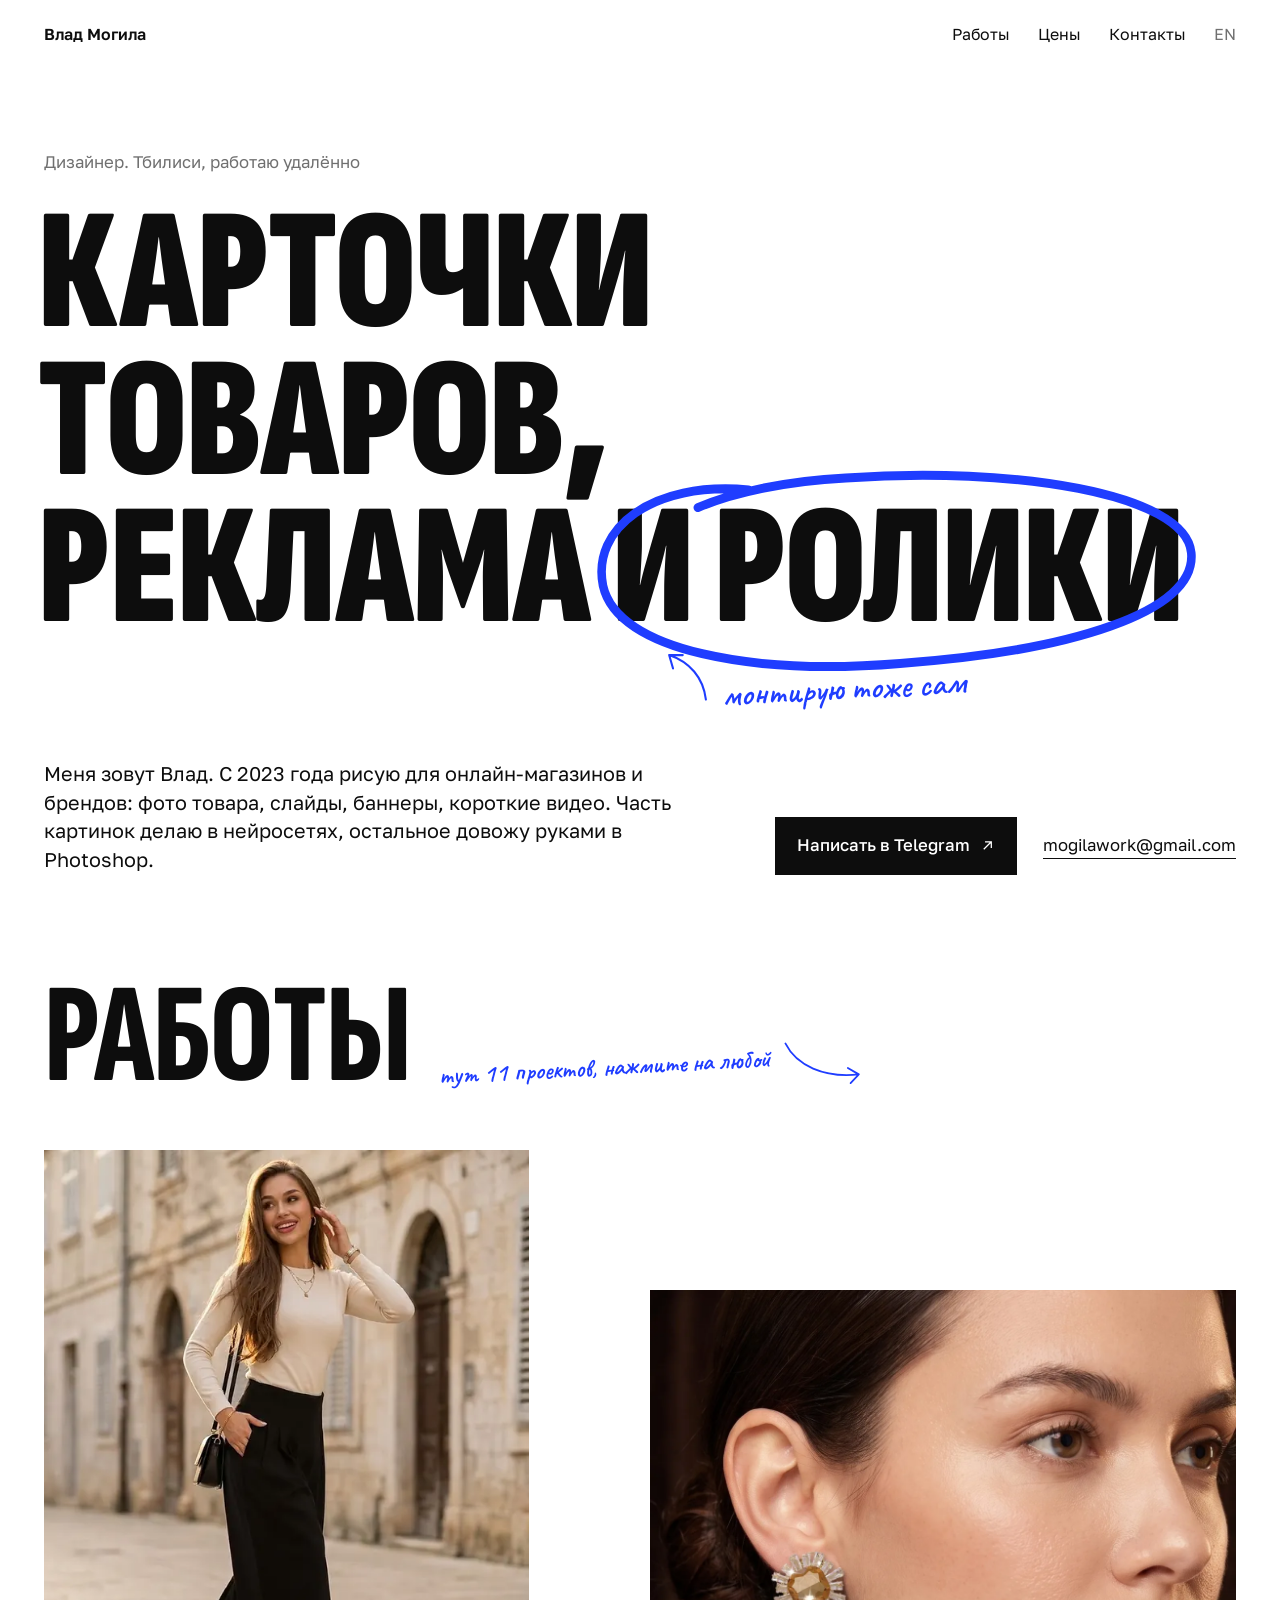
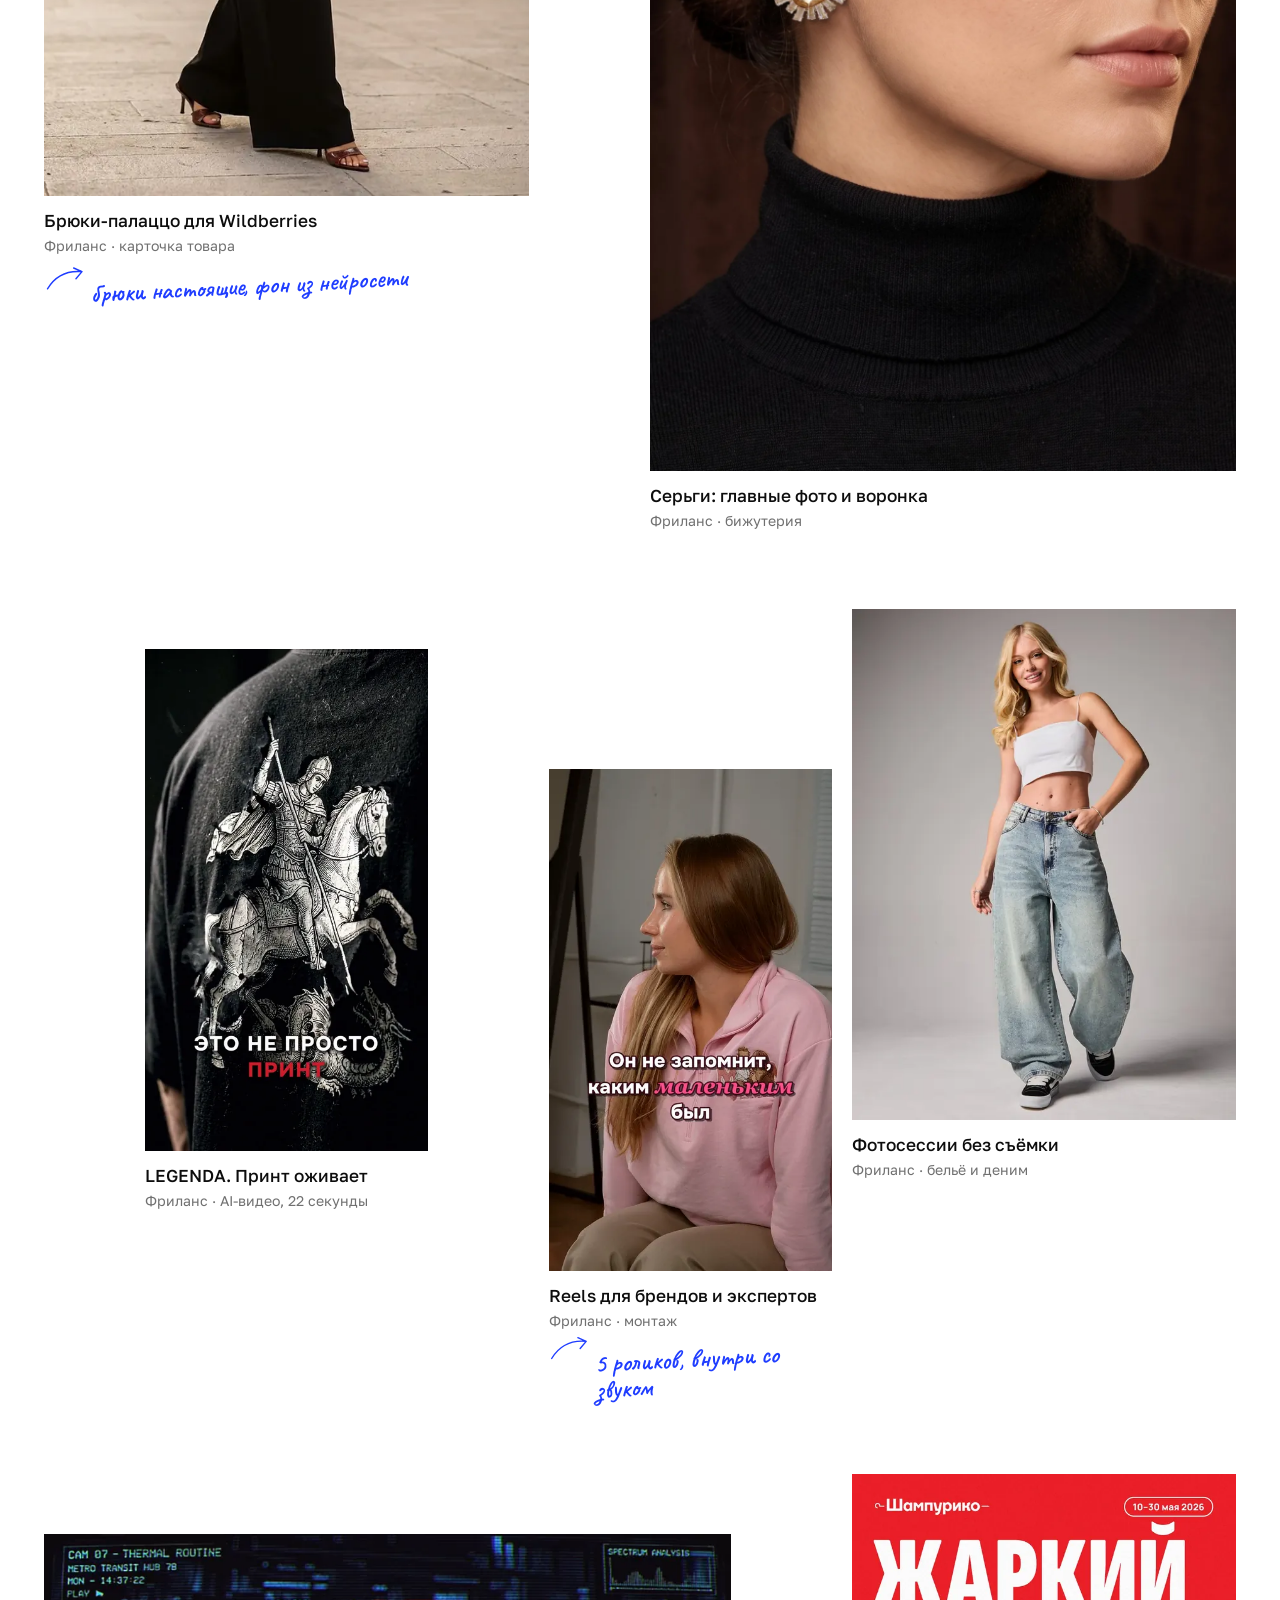
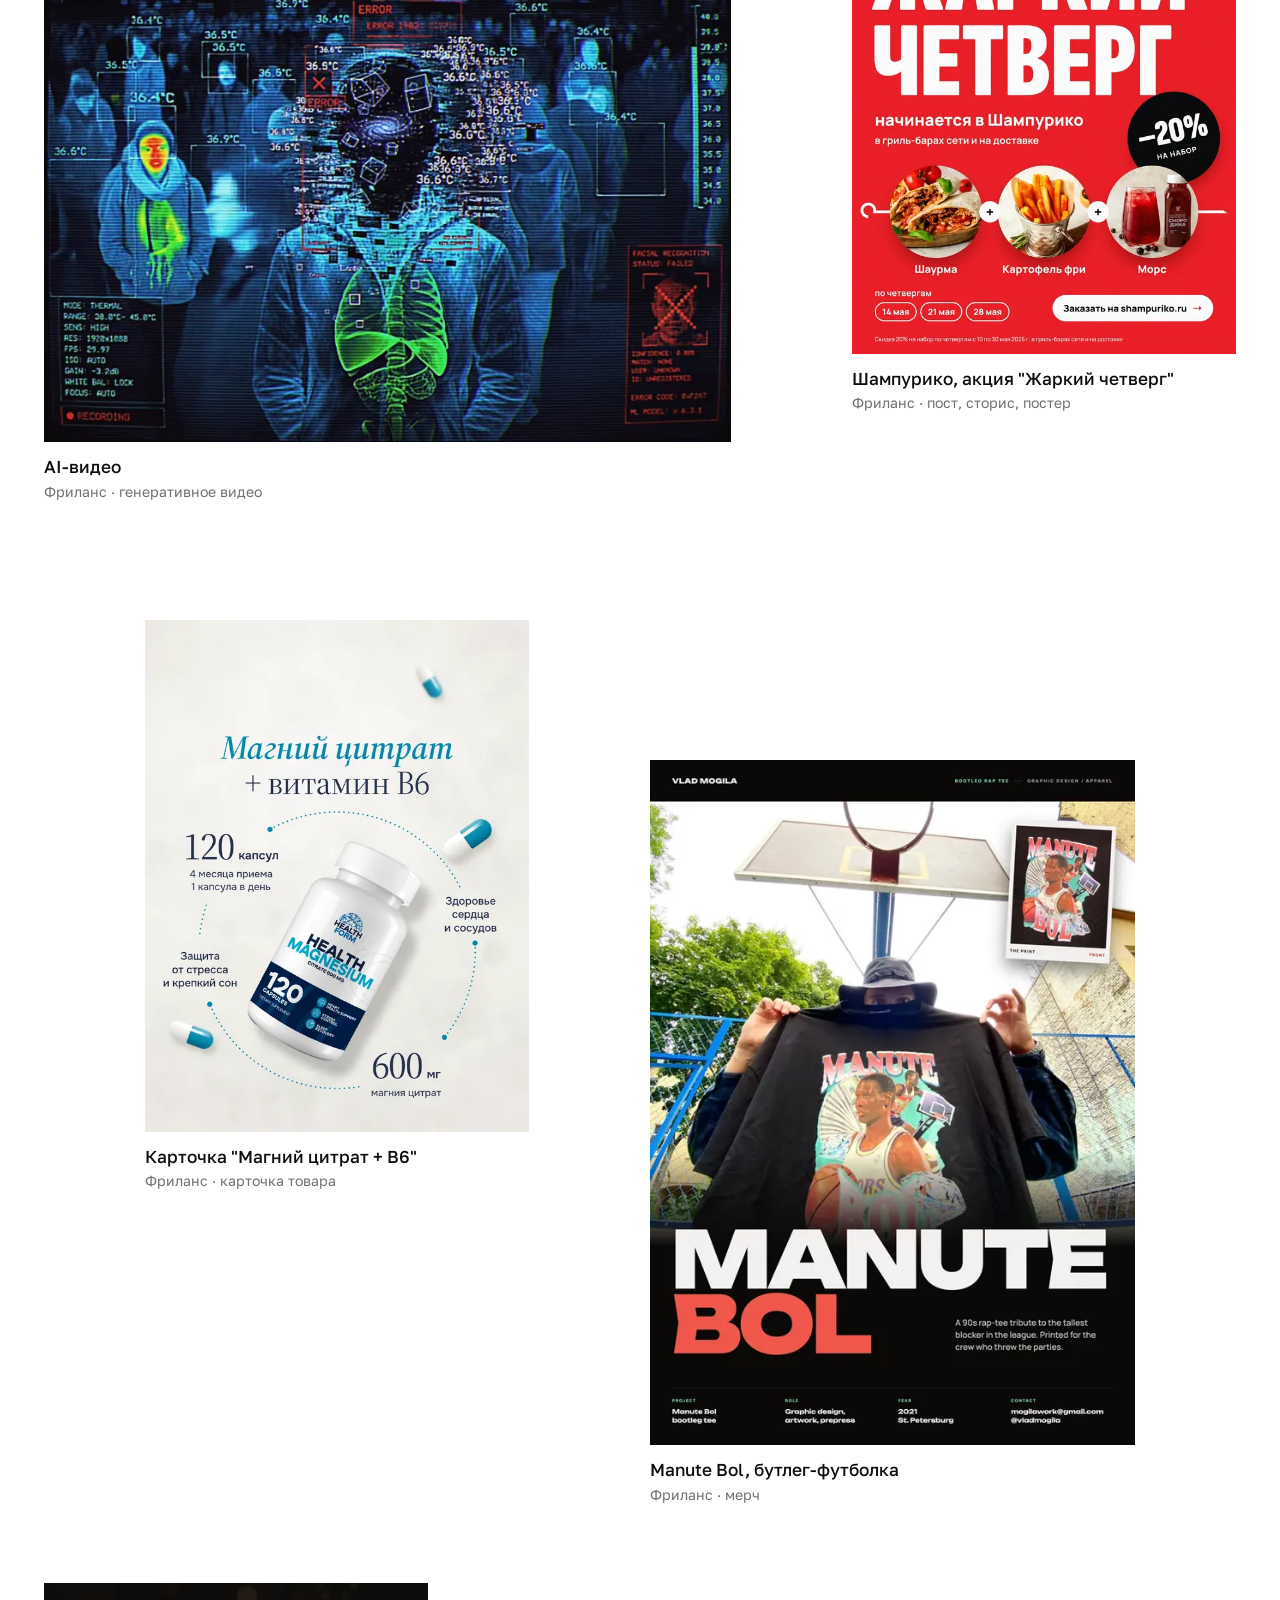
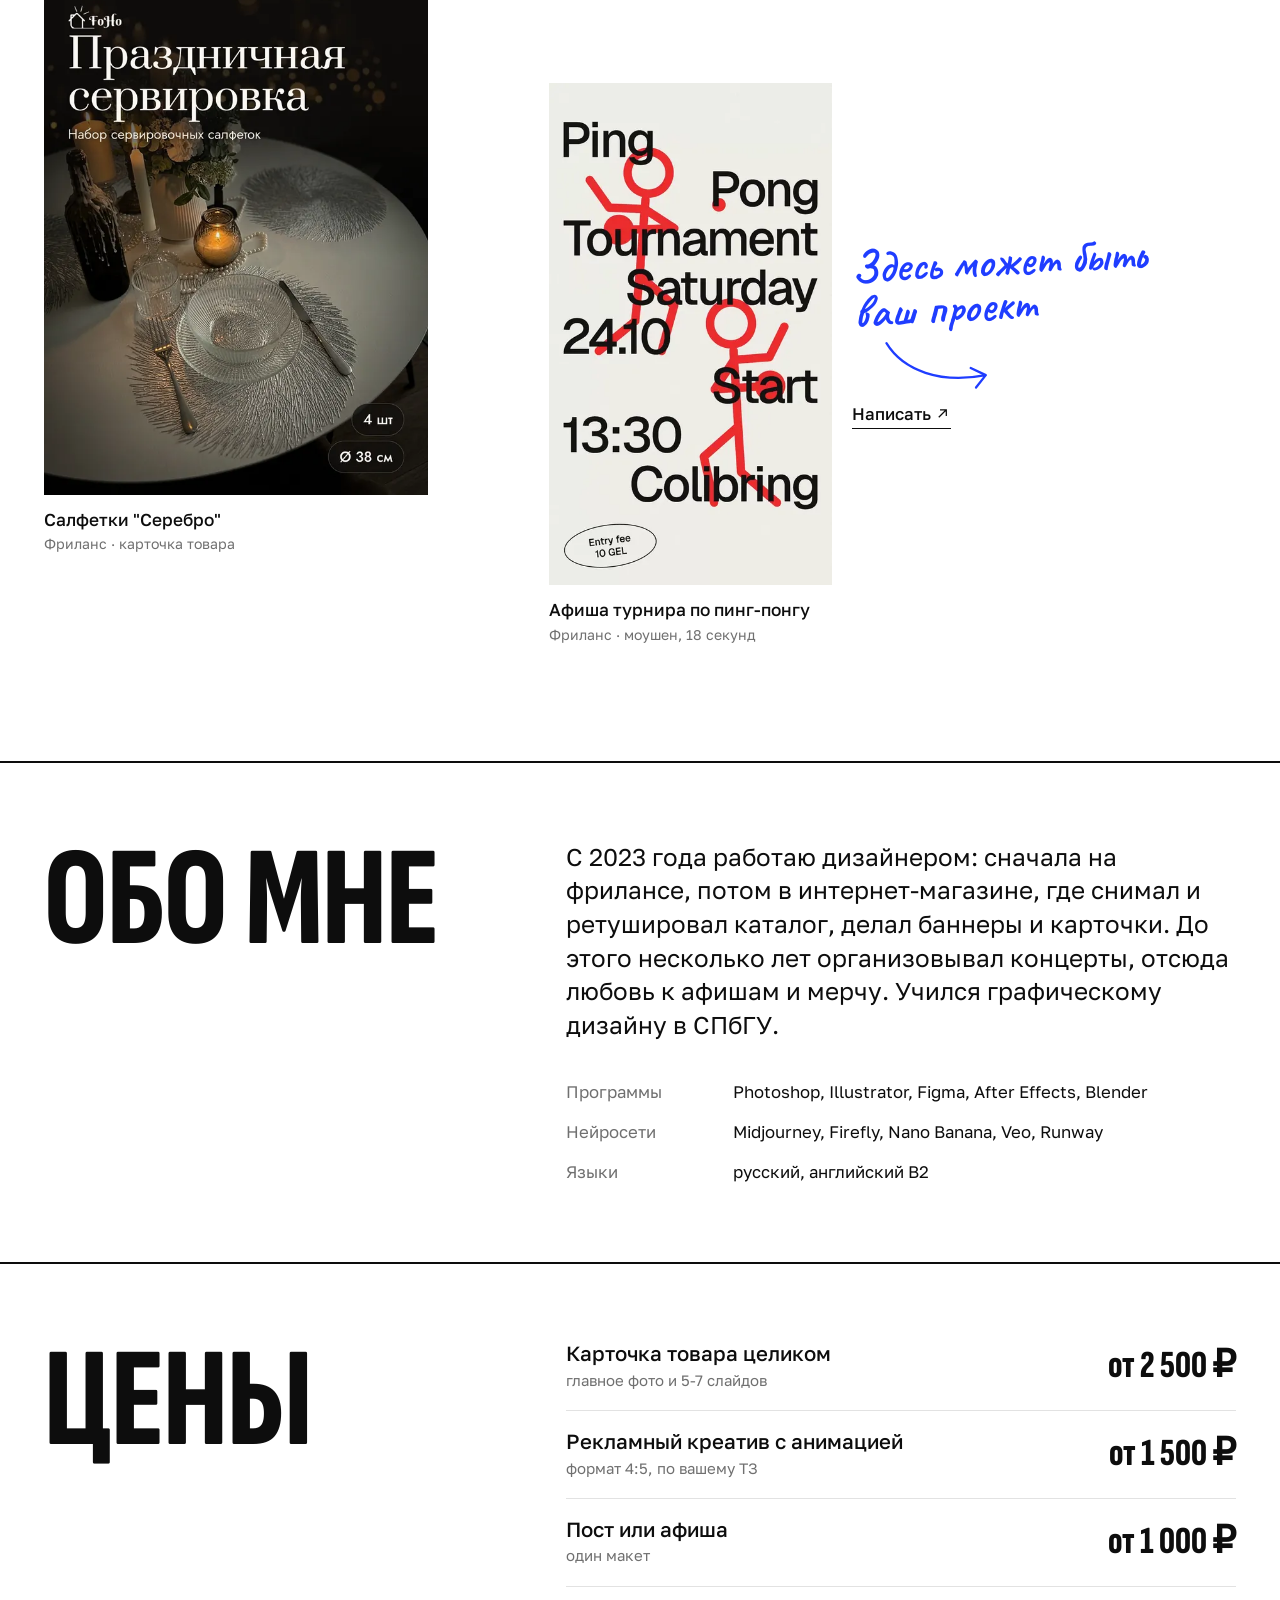
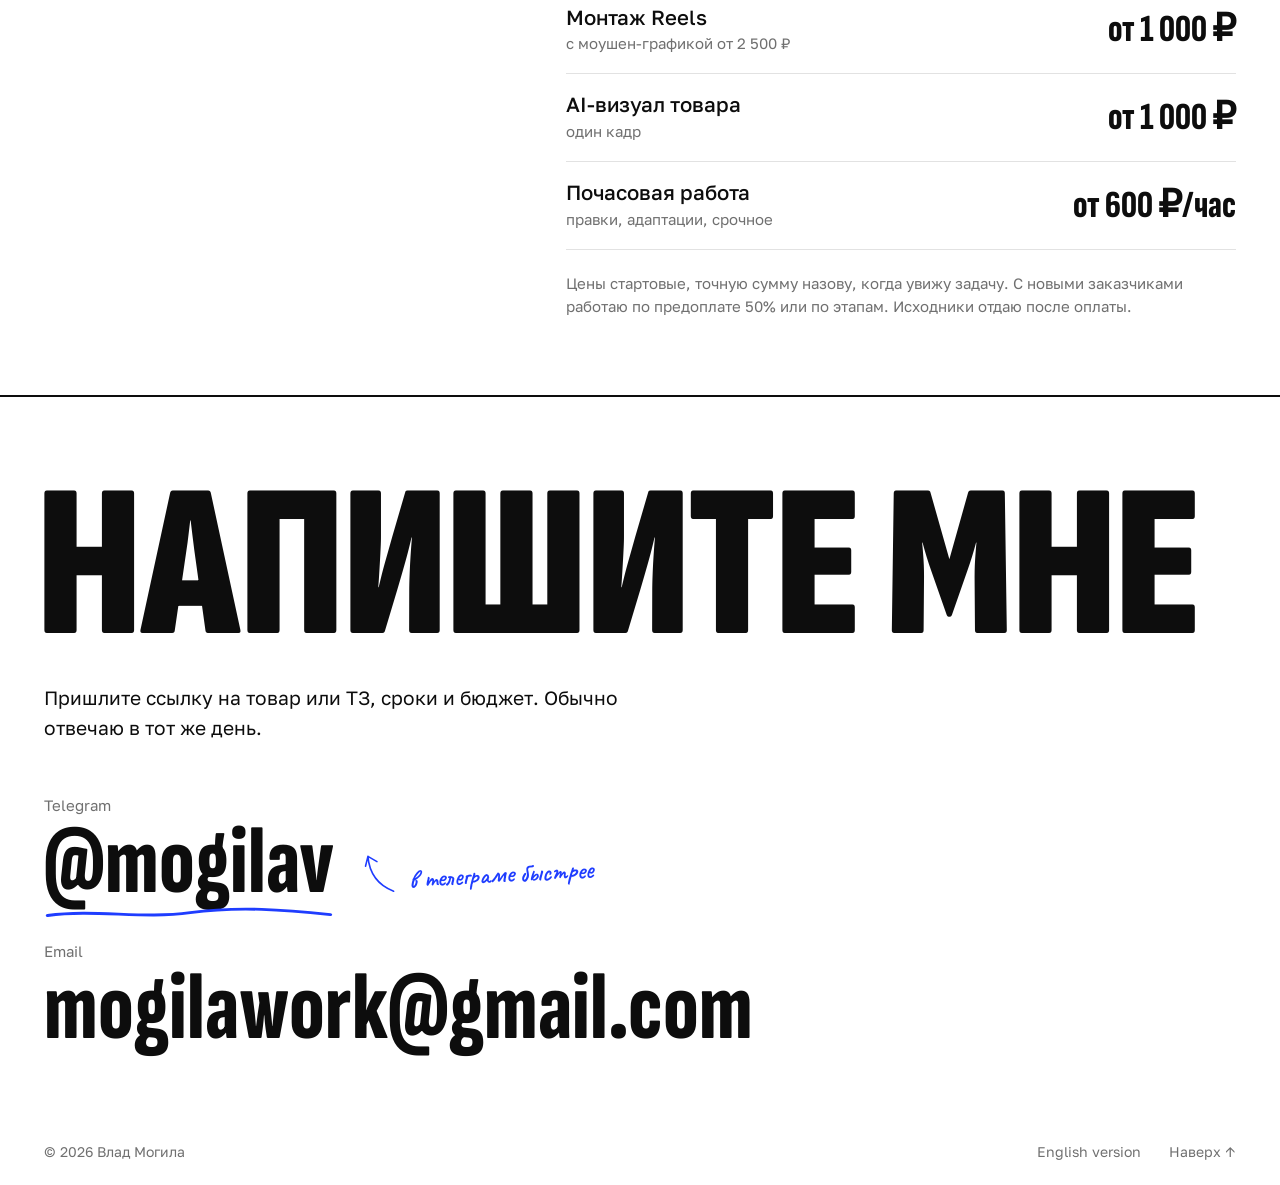
<file: docs/index.html>
<!doctype html>
<html lang="ru">
<head>
  <meta charset="utf-8">
  <meta name="viewport" content="width=device-width, initial-scale=1, viewport-fit=cover">
  <title>Влад Могила - карточки товаров, реклама и ролики</title>
  <meta name="description" content="Дизайнер для маркетплейсов и брендов. Карточки товаров, рекламные макеты, монтаж Reels и AI-видео. Работы и цены.">
  <link rel="canonical" href="https://vladmogila.github.io/portfolio/">
  <link rel="alternate" hreflang="ru" href="https://vladmogila.github.io/portfolio/">
  <link rel="alternate" hreflang="en" href="https://vladmogila.github.io/portfolio/en/">
  <link rel="alternate" hreflang="x-default" href="https://vladmogila.github.io/portfolio/">
  <meta name="color-scheme" content="light dark">
  <meta name="theme-color" content="#ffffff" media="(prefers-color-scheme: light)">
  <meta name="theme-color" content="#0d0d0d" media="(prefers-color-scheme: dark)">
  <link rel="icon" href="assets/favicon.svg" type="image/svg+xml">
  <link rel="apple-touch-icon" href="assets/apple-touch-icon.png">

  <meta property="og:type" content="website">
  <meta property="og:site_name" content="Vlad Mogila">
  <meta property="og:locale" content="ru_RU">
  <meta property="og:url" content="https://vladmogila.github.io/portfolio/">
  <meta property="og:title" content="Влад Могила - карточки товаров, реклама и ролики">
  <meta property="og:description" content="Дизайнер для маркетплейсов и брендов. Карточки товаров, рекламные макеты, монтаж Reels и AI-видео. Работы и цены.">
  <meta property="og:image" content="https://vladmogila.github.io/portfolio/assets/og-ru.jpg">
  <meta property="og:image:width" content="1200">
  <meta property="og:image:height" content="630">
  <meta name="twitter:card" content="summary_large_image">
  <meta name="twitter:title" content="Влад Могила - карточки товаров, реклама и ролики">
  <meta name="twitter:description" content="Дизайнер для маркетплейсов и брендов. Карточки товаров, рекламные макеты, монтаж Reels и AI-видео. Работы и цены.">
  <meta name="twitter:image" content="https://vladmogila.github.io/portfolio/assets/og-ru.jpg">

  <link rel="preload" href="assets/fonts/sofia-sans-extra-condensed-cyrillic.woff2" as="font" type="font/woff2" crossorigin>
  <link rel="stylesheet" href="assets/css/style.css">
  <script src="assets/js/main.js" defer></script>
</head>
<body>
  <a class="skip" href="#main">К содержанию</a>
  <header class="top">
    <a class="brand" href="#top">Влад Могила</a>
    <nav aria-label="Меню">
      <a href="#work">Работы</a>
      <a href="#prices">Цены</a>
      <a href="#contact">Контакты</a>
      <a class="lang" href="en/" hreflang="en" lang="en" aria-label="English version">EN</a>
    </nav>
  </header>

  <main id="main">
    <section class="hero" id="top">
      <p class="hero__who">Дизайнер. Тбилиси, работаю удалённо</p>
      <h1>Карточки товаров,<br>реклама <span class="circled">и ролики<svg class="ink ink--circle" viewBox="0 0 220 74" preserveAspectRatio="none" aria-hidden="true"><path pathLength="1" d="M58 9C24 6 3 22 7 41c5 22 53 30 104 26 59-4 104-17 102-37C211 10 150 1 92 5 71 6 52 10 40 15"/></svg></span></h1>
      <p class="note hero__note"><svg class="ink ink--up" viewBox="0 0 60 70" aria-hidden="true"><path pathLength="1" d="M52 66C50 38 34 18 9 8M9 8l4 17M9 8l17 1"/></svg>монтирую тоже сам</p>
      <div class="hero__row">
        <p class="hero__lead">Меня зовут Влад. С 2023 года рисую для онлайн-магазинов и брендов: фото товара, слайды, баннеры, короткие видео. Часть картинок делаю в нейросетях, остальное довожу руками в Photoshop.</p>
        <p class="hero__links"><a class="btn" href="https://t.me/mogilav" target="_blank" rel="noopener">Написать в Telegram <svg class="go" viewBox="0 0 24 24" aria-hidden="true"><path d="M6 18 18 6M8 6h10v10"/></svg></a><a class="plain" href="mailto:mogilawork@gmail.com">mogilawork@gmail.com</a></p>
      </div>
    </section>

    <section class="work" id="work" aria-labelledby="work-h">
      <div class="head">
        <h2 id="work-h">Работы</h2>
        <p class="note head__note">тут 11 проектов, нажмите на любой<svg class="ink ink--arrow" viewBox="0 0 124 60" aria-hidden="true"><path pathLength="1" d="M5 7C24 38 66 53 117 43M117 43l-17-8M117 43l-11 14"/></svg></p>
      </div>
      <ul class="board">
        <li class="tile" style="--c:1;--s:5;--mt:0px">
          <a href="#pants-card">
            <div class="tile__media"><img src="assets/works/pants-card/02-main-city-thumb.webp" srcset="assets/works/pants-card/02-main-city-thumb.webp 600w, assets/works/pants-card/02-main-city.webp 1200w" sizes="(min-width: 900px) 42vw, (min-width: 560px) 46vw, 92vw" width="1200" height="1600" alt="" fetchpriority="high" decoding="async"></div>
            <h3>Брюки-палаццо для Wildberries</h3>
            <p>Фриланс · карточка товара</p>
          </a><span class="note tile__note"><svg class="ink ink--up" viewBox="0 0 60 70" aria-hidden="true"><path pathLength="1" d="M52 66C50 38 34 18 9 8M9 8l4 17M9 8l17 1"/></svg>брюки настоящие, фон из нейросети</span>
        </li>
        <li class="tile" style="--c:7;--s:6;--mt:140px">
          <a href="#earrings-card">
            <div class="tile__media"><img src="assets/works/earrings-card/03-main-portrait-thumb.webp" srcset="assets/works/earrings-card/03-main-portrait-thumb.webp 600w, assets/works/earrings-card/03-main-portrait.webp 1200w" sizes="(min-width: 900px) 50vw, (min-width: 560px) 46vw, 92vw" width="1200" height="1600" alt="" fetchpriority="high" decoding="async"></div>
            <h3>Серьги: главные фото и воронка</h3>
            <p>Фриланс · бижутерия</p>
          </a>
        </li>
        <li class="tile" style="--c:2;--s:3;--mt:40px">
          <a href="#legenda">
            <div class="tile__media"><video src="assets/works/legenda/print-comes-alive.mp4" poster="assets/works/legenda/print-comes-alive-poster.webp" width="450" height="800" muted loop playsinline preload="none" aria-label=""></video></div>
            <h3>LEGENDA. Принт оживает</h3>
            <p>Фриланс · AI-видео, 22 секунды</p>
          </a>
        </li>
        <li class="tile" style="--c:6;--s:3;--mt:160px">
          <a href="#reels">
            <div class="tile__media"><video src="assets/works/reels/bvrly.mp4" poster="assets/works/reels/bvrly-poster.webp" width="450" height="800" muted loop playsinline preload="none" aria-label=""></video></div>
            <h3>Reels для брендов и экспертов</h3>
            <p>Фриланс · монтаж</p>
          </a><span class="note tile__note"><svg class="ink ink--up" viewBox="0 0 60 70" aria-hidden="true"><path pathLength="1" d="M52 66C50 38 34 18 9 8M9 8l4 17M9 8l17 1"/></svg>5 роликов, внутри со звуком</span>
        </li>
        <li class="tile" style="--c:9;--s:4;--mt:0px">
          <a href="#ai-fashion">
            <div class="tile__media"><img src="assets/works/ai-fashion/jeans-thumb.webp" srcset="assets/works/ai-fashion/jeans-thumb.webp 600w, assets/works/ai-fashion/jeans.webp 1500w" sizes="(min-width: 900px) 33vw, (min-width: 560px) 46vw, 92vw" width="1500" height="2000" alt="" loading="lazy" decoding="async"></div>
            <h3>Фотосессии без съёмки</h3>
            <p>Фриланс · бельё и деним</p>
          </a>
        </li>
        <li class="tile" style="--c:1;--s:7;--mt:60px">
          <a href="#ai-video">
            <div class="tile__media"><video src="assets/works/ai-video/surreal.mp4" poster="assets/works/ai-video/surreal-poster.webp" width="800" height="592" muted loop playsinline preload="none" aria-label=""></video></div>
            <h3>AI-видео</h3>
            <p>Фриланс · генеративное видео</p>
          </a>
        </li>
        <li class="tile" style="--c:9;--s:4;--mt:0px">
          <a href="#shampuriko">
            <div class="tile__media"><img src="assets/works/shampuriko/post-a-thumb.webp" srcset="assets/works/shampuriko/post-a-thumb.webp 640w, assets/works/shampuriko/post-a.webp 1080w" sizes="(min-width: 900px) 33vw, (min-width: 560px) 46vw, 92vw" width="1080" height="1350" alt="" loading="lazy" decoding="async"></div>
            <h3>Шампурико, акция "Жаркий четверг"</h3>
            <p>Фриланс · пост, сторис, постер</p>
          </a>
        </li>
        <li class="tile" style="--c:2;--s:4;--mt:40px">
          <a href="#magnesium-card">
            <div class="tile__media"><img src="assets/works/magnesium-card/01-cover-thumb.webp" srcset="assets/works/magnesium-card/01-cover-thumb.webp 600w, assets/works/magnesium-card/01-cover.webp 1500w" sizes="(min-width: 900px) 33vw, (min-width: 560px) 46vw, 92vw" width="1500" height="2000" alt="" loading="lazy" decoding="async"></div>
            <h3>Карточка "Магний цитрат + B6"</h3>
            <p>Фриланс · карточка товара</p>
          </a>
        </li>
        <li class="tile" style="--c:7;--s:5;--mt:180px">
          <a href="#manute-bol">
            <div class="tile__media"><img src="assets/works/manute-bol/presentation-thumb.webp" srcset="assets/works/manute-bol/presentation-thumb.webp 566w, assets/works/manute-bol/presentation.webp 1414w" sizes="(min-width: 900px) 42vw, (min-width: 560px) 46vw, 92vw" width="1414" height="2000" alt="" loading="lazy" decoding="async"></div>
            <h3>Manute Bol, бутлег-футболка</h3>
            <p>Фриланс · мерч</p>
          </a>
        </li>
        <li class="tile" style="--c:1;--s:4;--mt:0px">
          <a href="#placemats-card">
            <div class="tile__media"><img src="assets/works/placemats-card/02-main-b-thumb.webp" srcset="assets/works/placemats-card/02-main-b-thumb.webp 600w, assets/works/placemats-card/02-main-b.webp 1500w" sizes="(min-width: 900px) 33vw, (min-width: 560px) 46vw, 92vw" width="1500" height="2000" alt="" loading="lazy" decoding="async"></div>
            <h3>Салфетки "Серебро"</h3>
            <p>Фриланс · карточка товара</p>
          </a>
        </li>
        <li class="tile" style="--c:6;--s:3;--mt:100px">
          <a href="#ping-pong">
            <div class="tile__media"><video src="assets/works/ping-pong/animation.mp4" poster="assets/works/ping-pong/animation-poster.webp" width="450" height="800" muted loop playsinline preload="none" aria-label=""></video></div>
            <h3>Афиша турнира по пинг-понгу</h3>
            <p>Фриланс · моушен, 18 секунд</p>
          </a>
        </li>
        <li class="tile tile--ask" style="--c:9;--s:4;--mt:40px">
          <a href="#contact"><span class="note">Здесь может быть ваш проект</span><svg class="ink ink--arrow" viewBox="0 0 124 60" aria-hidden="true"><path pathLength="1" d="M5 7C24 38 66 53 117 43M117 43l-17-8M117 43l-11 14"/></svg><b>Написать <svg class="go" viewBox="0 0 24 24" aria-hidden="true"><path d="M6 18 18 6M8 6h10v10"/></svg></b></a>
        </li>
      </ul>
    </section>

    <section class="about" aria-labelledby="about-h">
      <h2 id="about-h">Обо мне</h2>
      <div>
        <p class="about__text">С 2023 года работаю дизайнером: сначала на фрилансе, потом в интернет-магазине, где снимал и ретушировал каталог, делал баннеры и карточки. До этого несколько лет организовывал концерты, отсюда любовь к афишам и мерчу. Учился графическому дизайну в СПбГУ.</p>
        <dl class="about__facts">
          <div><dt>Программы</dt><dd>Photoshop, Illustrator, Figma, After Effects, Blender</dd></div>
          <div><dt>Нейросети</dt><dd>Midjourney, Firefly, Nano Banana, Veo, Runway</dd></div>
          <div><dt>Языки</dt><dd>русский, английский B2</dd></div>
        </dl>
      </div>
    </section>

    <section class="prices" id="prices" aria-labelledby="prices-h">
      <h2 id="prices-h">Цены</h2>
      <div>
        <ul class="pricelist">
        <li><h3>Карточка товара целиком</h3><p>главное фото и 5-7 слайдов</p><b>от 2 500 ₽</b></li>
        <li><h3>Рекламный креатив с анимацией</h3><p>формат 4:5, по вашему ТЗ</p><b>от 1 500 ₽</b></li>
        <li><h3>Пост или афиша</h3><p>один макет</p><b>от 1 000 ₽</b></li>
        <li><h3>Монтаж Reels</h3><p>с моушен-графикой от 2 500 ₽</p><b>от 1 000 ₽</b></li>
        <li><h3>AI-визуал товара</h3><p>один кадр</p><b>от 1 000 ₽</b></li>
        <li><h3>Почасовая работа</h3><p>правки, адаптации, срочное</p><b>от 600 ₽/час</b></li>
        </ul>
        <p class="prices__note">Цены стартовые, точную сумму назову, когда увижу задачу. С новыми заказчиками работаю по предоплате 50% или по этапам. Исходники отдаю после оплаты.</p>
      </div>
    </section>

    <section class="contact" id="contact" aria-labelledby="contact-h">
      <h2 id="contact-h">Напишите мне</h2>
      <p class="contact__lead">Пришлите ссылку на товар или ТЗ, сроки и бюджет. Обычно отвечаю в тот же день.</p>
      <ul class="contact__list">
        <li><a href="https://t.me/mogilav" target="_blank" rel="noopener"><span>Telegram</span><b>@mogilav<svg class="ink ink--line" viewBox="0 0 240 14" preserveAspectRatio="none" aria-hidden="true"><path pathLength="1" d="M3 9C42 2 81 13 121 6s79-3 116 2"/></svg></b></a><span class="note contact__note"><svg class="ink ink--up" viewBox="0 0 60 70" aria-hidden="true"><path pathLength="1" d="M52 66C50 38 34 18 9 8M9 8l4 17M9 8l17 1"/></svg>в телеграме быстрее</span></li>
        <li><a href="mailto:mogilawork@gmail.com"><span>Email</span><b>mogilawork@gmail.com</b></a></li>
      </ul>
    </section>
  </main>

  <footer class="footer">
    <span>© 2026 Влад Могила</span>
    <a href="en/" hreflang="en">English version</a>
    <a href="#top">Наверх ↑</a>
  </footer>

  <dialog class="case" id="pants-card" aria-labelledby="pants-card-title">
    <div class="case__bar">
      <span>1 / 11</span>
      <a class="case__close" href="#work" data-close>Закрыть <span aria-hidden="true">✕</span></a>
    </div>
    <div class="case__body">
      <div class="case__info">
        <h2 id="pants-card-title">Брюки-палаццо для Wildberries</h2>
        <p class="case__meta">Фриланс · карточка товара</p>
        <dl class="case__story"><div><dt>Задача</dt><dd>Бренду Bless You Today нужны были два главных фото без инфографики и кадры для фотоворонки. Условие: ткань, цвет и фурнитура остаются как на исходниках. Отдельной задачей шёл плащ: перекрасить по образцу и убрать лишний шов.</dd></div><div><dt>Что сделал</dt><dd>Посмотрел конкурентов. Почти у всех палаццо сняты на сером фоне с крупной надписью, в ленте всё сливается. Поэтому оба главных фото сделал без текста и в полный рост: одно в светлой студии, второе на улице старого города. Сцену и верх образа генерировала нейросеть, а сами брюки я переносил с исходной фотографии и вручную сводил цвет и свет. Варианты, где нейросеть сузила штанины, выкинул. В воронке четыре кадра: объём и посадка, детали, вид сзади и сбоку, три образа. Плащ перекрасил по маске, складки и фактура остались на месте.</dd></div><div><dt>Итог</dt><dd>На всё ушло около семи часов. Брюки на каждом кадре настоящие, с исходных фото.</dd></div></dl>
        
      </div>
      <div class="case__media">
        <figure class="shot"><img src="assets/works/pants-card/01-main-studio-thumb.webp" srcset="assets/works/pants-card/01-main-studio-thumb.webp 600w, assets/works/pants-card/01-main-studio.webp 1200w" sizes="(min-width: 900px) 58vw, 100vw" width="1200" height="1600" alt="Главное фото, светлая студия" loading="lazy" decoding="async"></figure>
        <figure class="shot"><img src="assets/works/pants-card/02-main-city-thumb.webp" srcset="assets/works/pants-card/02-main-city-thumb.webp 600w, assets/works/pants-card/02-main-city.webp 1200w" sizes="(min-width: 900px) 58vw, 100vw" width="1200" height="1600" alt="Главное фото, улица старого города" loading="lazy" decoding="async"></figure>
        <figure class="shot"><img src="assets/works/pants-card/03-volume-thumb.webp" srcset="assets/works/pants-card/03-volume-thumb.webp 600w, assets/works/pants-card/03-volume.webp 1200w" sizes="(min-width: 900px) 58vw, 100vw" width="1200" height="1600" alt="Воронка: объём и посадка" loading="lazy" decoding="async"></figure>
        <figure class="shot"><img src="assets/works/pants-card/04-details-thumb.webp" srcset="assets/works/pants-card/04-details-thumb.webp 600w, assets/works/pants-card/04-details.webp 1200w" sizes="(min-width: 900px) 58vw, 100vw" width="1200" height="1600" alt="Воронка: детали" loading="lazy" decoding="async"></figure>
        <figure class="shot"><img src="assets/works/pants-card/05-back-side-thumb.webp" srcset="assets/works/pants-card/05-back-side-thumb.webp 600w, assets/works/pants-card/05-back-side.webp 1200w" sizes="(min-width: 900px) 58vw, 100vw" width="1200" height="1600" alt="Воронка: вид сзади и сбоку" loading="lazy" decoding="async"></figure>
        <figure class="shot"><img src="assets/works/pants-card/06-looks-thumb.webp" srcset="assets/works/pants-card/06-looks-thumb.webp 600w, assets/works/pants-card/06-looks.webp 1200w" sizes="(min-width: 900px) 58vw, 100vw" width="1200" height="1600" alt="Воронка: три образа" loading="lazy" decoding="async"></figure>
        <figure class="shot shot--wide"><img src="assets/works/pants-card/07-before-after-thumb.webp" srcset="assets/works/pants-card/07-before-after-thumb.webp 800w, assets/works/pants-card/07-before-after.webp 2000w" sizes="(min-width: 900px) 58vw, 100vw" width="2000" height="1395" alt="Исходник и главное фото" loading="lazy" decoding="async"></figure>
        <figure class="shot"><img src="assets/works/pants-card/08-coat-thumb.webp" srcset="assets/works/pants-card/08-coat-thumb.webp 600w, assets/works/pants-card/08-coat.webp 1500w" sizes="(min-width: 900px) 58vw, 100vw" width="1500" height="2000" alt="Плащ в новом цвете, без шва" loading="lazy" decoding="async"></figure>
        <figure class="shot shot--wide"><img src="assets/works/pants-card/09-coat-before-after-thumb.webp" srcset="assets/works/pants-card/09-coat-before-after-thumb.webp 800w, assets/works/pants-card/09-coat-before-after.webp 2000w" sizes="(min-width: 900px) 58vw, 100vw" width="2000" height="1171" alt="Плащ: до, после и образец цвета" loading="lazy" decoding="async"></figure>
      </div>
    </div>
    <a class="case__next" href="#earrings-card"><span>Дальше</span><b>Серьги: главные фото и воронка</b><svg class="go" viewBox="0 0 24 24" aria-hidden="true"><path d="M6 18 18 6M8 6h10v10"/></svg></a>
  </dialog>
  <dialog class="case" id="earrings-card" aria-labelledby="earrings-card-title">
    <div class="case__bar">
      <span>2 / 11</span>
      <a class="case__close" href="#work" data-close>Закрыть <span aria-hidden="true">✕</span></a>
    </div>
    <div class="case__body">
      <div class="case__info">
        <h2 id="earrings-card-title">Серьги: главные фото и воронка</h2>
        <p class="case__meta">Фриланс · бижутерия</p>
        <dl class="case__story"><div><dt>Задача</dt><dd>Бижутерия, два изделия. Нужны были главные фото и воронка для маркетплейса. Хотелось, чтобы выглядело как дорогая съёмка, но серьги при этом были показаны честно.</dd></div><div><dt>Что сделал</dt><dd>Для первой пары сделал четыре главных фото на выбор: на бархате, на ухе, в портрете и в руке. Для второй собрал воронку в бордовой гамме: крупный план, образ целиком и три кадра с подписями про покрытие, заглушки и размеры. Модели и фон сгенерированы. Кадр "до и после" показывает, с какого исходника я начинал.</dd></div><div><dt>Итог</dt><dd>Десять кадров. Главные фото можно сразу пускать в A/B-тест.</dd></div></dl>
        
      </div>
      <div class="case__media">
        <figure class="shot"><img src="assets/works/earrings-card/01-main-velvet-thumb.webp" srcset="assets/works/earrings-card/01-main-velvet-thumb.webp 600w, assets/works/earrings-card/01-main-velvet.webp 1200w" sizes="(min-width: 900px) 58vw, 100vw" width="1200" height="1600" alt="Главное фото: серьги на бархате" loading="lazy" decoding="async"></figure>
        <figure class="shot"><img src="assets/works/earrings-card/02-main-ear-thumb.webp" srcset="assets/works/earrings-card/02-main-ear-thumb.webp 600w, assets/works/earrings-card/02-main-ear.webp 1200w" sizes="(min-width: 900px) 58vw, 100vw" width="1200" height="1600" alt="Главное фото: серьга на ухе" loading="lazy" decoding="async"></figure>
        <figure class="shot"><img src="assets/works/earrings-card/03-main-portrait-thumb.webp" srcset="assets/works/earrings-card/03-main-portrait-thumb.webp 600w, assets/works/earrings-card/03-main-portrait.webp 1200w" sizes="(min-width: 900px) 58vw, 100vw" width="1200" height="1600" alt="Главное фото: портрет" loading="lazy" decoding="async"></figure>
        <figure class="shot"><img src="assets/works/earrings-card/04-main-hand-thumb.webp" srcset="assets/works/earrings-card/04-main-hand-thumb.webp 600w, assets/works/earrings-card/04-main-hand.webp 1200w" sizes="(min-width: 900px) 58vw, 100vw" width="1200" height="1600" alt="Главное фото: серьги в руке" loading="lazy" decoding="async"></figure>
        <figure class="shot shot--wide"><img src="assets/works/earrings-card/05-before-after-thumb.webp" srcset="assets/works/earrings-card/05-before-after-thumb.webp 800w, assets/works/earrings-card/05-before-after.webp 2000w" sizes="(min-width: 900px) 58vw, 100vw" width="2000" height="1206" alt="Исходник и готовый кадр" loading="lazy" decoding="async"></figure>
        <figure class="shot"><img src="assets/works/earrings-card/06-funnel-face-thumb.webp" srcset="assets/works/earrings-card/06-funnel-face-thumb.webp 600w, assets/works/earrings-card/06-funnel-face.webp 1200w" sizes="(min-width: 900px) 58vw, 100vw" width="1200" height="1600" alt="Воронка: портрет" loading="lazy" decoding="async"></figure>
        <figure class="shot"><img src="assets/works/earrings-card/07-funnel-macro-thumb.webp" srcset="assets/works/earrings-card/07-funnel-macro-thumb.webp 600w, assets/works/earrings-card/07-funnel-macro.webp 1200w" sizes="(min-width: 900px) 58vw, 100vw" width="1200" height="1600" alt="Воронка: крупный план" loading="lazy" decoding="async"></figure>
        <figure class="shot"><img src="assets/works/earrings-card/08-funnel-coating-thumb.webp" srcset="assets/works/earrings-card/08-funnel-coating-thumb.webp 600w, assets/works/earrings-card/08-funnel-coating.webp 1200w" sizes="(min-width: 900px) 58vw, 100vw" width="1200" height="1600" alt="Воронка: покрытие" loading="lazy" decoding="async"></figure>
        <figure class="shot"><img src="assets/works/earrings-card/09-funnel-look-thumb.webp" srcset="assets/works/earrings-card/09-funnel-look-thumb.webp 600w, assets/works/earrings-card/09-funnel-look.webp 1200w" sizes="(min-width: 900px) 58vw, 100vw" width="1200" height="1600" alt="Воронка: образ" loading="lazy" decoding="async"></figure>
        <figure class="shot"><img src="assets/works/earrings-card/10-funnel-backs-thumb.webp" srcset="assets/works/earrings-card/10-funnel-backs-thumb.webp 600w, assets/works/earrings-card/10-funnel-backs.webp 1200w" sizes="(min-width: 900px) 58vw, 100vw" width="1200" height="1600" alt="Воронка: заглушки" loading="lazy" decoding="async"></figure>
        <figure class="shot"><img src="assets/works/earrings-card/11-funnel-size-thumb.webp" srcset="assets/works/earrings-card/11-funnel-size-thumb.webp 600w, assets/works/earrings-card/11-funnel-size.webp 1200w" sizes="(min-width: 900px) 58vw, 100vw" width="1200" height="1600" alt="Воронка: размеры" loading="lazy" decoding="async"></figure>
      </div>
    </div>
    <a class="case__next" href="#legenda"><span>Дальше</span><b>LEGENDA. Принт оживает</b><svg class="go" viewBox="0 0 24 24" aria-hidden="true"><path d="M6 18 18 6M8 6h10v10"/></svg></a>
  </dialog>
  <dialog class="case" id="legenda" aria-labelledby="legenda-title">
    <div class="case__bar">
      <span>3 / 11</span>
      <a class="case__close" href="#work" data-close>Закрыть <span aria-hidden="true">✕</span></a>
    </div>
    <div class="case__body">
      <div class="case__info">
        <h2 id="legenda-title">LEGENDA. Принт оживает</h2>
        <p class="case__meta">Фриланс · AI-видео, 22 секунды</p>
        <dl class="case__story"><div><dt>Задача</dt><dd>У бренда одежды LEGENDA есть футболка с Георгием Победоносцем. Нужен был Reels, где принт выглядит как история, а не как картинка на ткани.</dd></div><div><dt>Что сделал</dt><dd>Всадник сходит с футболки и бьётся со змеем под грозой. Потом в кадре боец в этой же футболке идёт на ринг. В конце слоган "Легендами не рождаются, ими становятся" и логотип. Сцены сгенерированы, монтаж и титры мои.</dd></div><div><dt>Итог</dt><dd>22 секунды, вертикальный формат.</dd></div></dl>
        
      </div>
      <div class="case__media">
        <figure class="shot shot--video"><video src="assets/works/legenda/print-comes-alive.mp4" poster="assets/works/legenda/print-comes-alive-poster.webp" width="450" height="800" muted loop playsinline controls preload="none" aria-label="Ролик LEGENDA"></video></figure>
      </div>
    </div>
    <a class="case__next" href="#reels"><span>Дальше</span><b>Reels для брендов и экспертов</b><svg class="go" viewBox="0 0 24 24" aria-hidden="true"><path d="M6 18 18 6M8 6h10v10"/></svg></a>
  </dialog>
  <dialog class="case" id="reels" aria-labelledby="reels-title">
    <div class="case__bar">
      <span>4 / 11</span>
      <a class="case__close" href="#work" data-close>Закрыть <span aria-hidden="true">✕</span></a>
    </div>
    <div class="case__body">
      <div class="case__info">
        <h2 id="reels-title">Reels для брендов и экспертов</h2>
        <p class="case__meta">Фриланс · монтаж</p>
        <dl class="case__story"><div><dt>Задача</dt><dd>Пять роликов для разных заказчиков: клиника эстетической медицины, вышивка BVRLY, Makeunion и мерч Glasno.</dd></div><div><dt>Что сделал</dt><dd>Клинике пересобрал готовый ролик врача: поправил цвет кожи, приглушил пересвеченное окно, заменил прыгающие титры своими (расшифровка через Whisper, потом вычитка руками) и выровнял звук до -14 LUFS. Второй ролик для клиники сделан без камеры. Врач-аватар собран в Veo 3.1 и говорит по-русски с попаданием в губы, а 3D-вставку про возрастные изменения лица я сделал морфингом из двух картинок. Для брендов обычный быстрый монтаж: титры с выделенными словами, плашки, ритм под речь.</dd></div><div><dt>Итог</dt><dd>Перемонтаж занял минут пятьдесят. На ролик без камеры хватило бесплатного дневного лимита Google Flow.</dd></div></dl>
        
      </div>
      <div class="case__media">
        <figure class="shot shot--video"><video src="assets/works/reels/clinic-reedit.mp4" poster="assets/works/reels/clinic-reedit-poster.webp" width="450" height="800" muted loop playsinline controls preload="none" aria-label="Клиника: перемонтаж ролика врача"></video></figure>
        <figure class="shot shot--video"><video src="assets/works/reels/clinic-no-camera.mp4" poster="assets/works/reels/clinic-no-camera-poster.webp" width="450" height="800" muted loop playsinline controls preload="none" aria-label="Клиника: ролик без камеры"></video></figure>
        <figure class="shot shot--video"><video src="assets/works/reels/bvrly.mp4" poster="assets/works/reels/bvrly-poster.webp" width="450" height="800" muted loop playsinline controls preload="none" aria-label="BVRLY: ролик про вышивку"></video></figure>
        <figure class="shot shot--video"><video src="assets/works/reels/makeunion.mp4" poster="assets/works/reels/makeunion-poster.webp" width="450" height="800" muted loop playsinline controls preload="none" aria-label="Makeunion: говорящая голова"></video></figure>
        <figure class="shot shot--video"><video src="assets/works/reels/glasno.mp4" poster="assets/works/reels/glasno-poster.webp" width="450" height="800" muted loop playsinline controls preload="none" aria-label="Glasno: ролик для мерча"></video></figure>
      </div>
    </div>
    <a class="case__next" href="#ai-fashion"><span>Дальше</span><b>Фотосессии без съёмки</b><svg class="go" viewBox="0 0 24 24" aria-hidden="true"><path d="M6 18 18 6M8 6h10v10"/></svg></a>
  </dialog>
  <dialog class="case" id="ai-fashion" aria-labelledby="ai-fashion-title">
    <div class="case__bar">
      <span>5 / 11</span>
      <a class="case__close" href="#work" data-close>Закрыть <span aria-hidden="true">✕</span></a>
    </div>
    <div class="case__body">
      <div class="case__info">
        <h2 id="ai-fashion-title">Фотосессии без съёмки</h2>
        <p class="case__meta">Фриланс · бельё и деним</p>
        <dl class="case__story"><div><dt>Задача</dt><dd>Бренду белья La Dea нужны были кадры для двух комплектов, а денимному бренду - джинсы на модели. Съёмку никто не планировал.</dd></div><div><dt>Что сделал</dt><dd>Для La Dea придумал два разных места под характер комплектов: BLUSH в светлой спальне утром, OPERA в театральной ложе. К обоим написал тексты для карточки. Джинсы посадил на модель по фотографии товара, крой и цвет не поменялись. Работал в Nano Banana.</dd></div><div><dt>Итог</dt><dd>Три кадра для сайта и соцсетей.</dd></div></dl>
        
      </div>
      <div class="case__media">
        <figure class="shot"><img src="assets/works/ai-fashion/jeans-thumb.webp" srcset="assets/works/ai-fashion/jeans-thumb.webp 600w, assets/works/ai-fashion/jeans.webp 1500w" sizes="(min-width: 900px) 58vw, 100vw" width="1500" height="2000" alt="Джинсы на модели по фото товара" loading="lazy" decoding="async"></figure>
        <figure class="shot"><img src="assets/works/ai-fashion/ladea-opera-thumb.webp" srcset="assets/works/ai-fashion/ladea-opera-thumb.webp 534w, assets/works/ai-fashion/ladea-opera.webp 843w" sizes="(min-width: 900px) 58vw, 100vw" width="843" height="1264" alt="La Dea OPERA, театральная ложа" loading="lazy" decoding="async"></figure>
        <figure class="shot"><img src="assets/works/ai-fashion/ladea-blush-thumb.webp" srcset="assets/works/ai-fashion/ladea-blush-thumb.webp 604w, assets/works/ai-fashion/ladea-blush.webp 896w" sizes="(min-width: 900px) 58vw, 100vw" width="896" height="1186" alt="La Dea BLUSH, утро в спальне" loading="lazy" decoding="async"></figure>
      </div>
    </div>
    <a class="case__next" href="#ai-video"><span>Дальше</span><b>AI-видео</b><svg class="go" viewBox="0 0 24 24" aria-hidden="true"><path d="M6 18 18 6M8 6h10v10"/></svg></a>
  </dialog>
  <dialog class="case" id="ai-video" aria-labelledby="ai-video-title">
    <div class="case__bar">
      <span>6 / 11</span>
      <a class="case__close" href="#work" data-close>Закрыть <span aria-hidden="true">✕</span></a>
    </div>
    <div class="case__body">
      <div class="case__info">
        <h2 id="ai-video-title">AI-видео</h2>
        <p class="case__meta">Фриланс · генеративное видео</p>
        <dl class="case__story"><div><dt>Задача</dt><dd>Короткие ролики для соцсетей. Одни странные, другие смешные.</dd></div><div><dt>Что сделал</dt><dd>В одном ролике интерфейсы проступают на людях и городах. В другом котёнок в папахе и рыцарских доспехах охраняет хинкали размером с дом. Картинка сгенерирована, монтаж и ритм мои.</dd></div><div><dt>Итог</dt><dd>Остальные ролики выкладываю в Telegram-канале ENTER_Lab.</dd></div></dl>
        <a class="case__link" href="https://t.me/ENTER_Lab" target="_blank" rel="noopener">Канал ENTER_Lab <svg class="go" viewBox="0 0 24 24" aria-hidden="true"><path d="M6 18 18 6M8 6h10v10"/></svg></a>
      </div>
      <div class="case__media">
        <figure class="shot shot--wide shot--video"><video src="assets/works/ai-video/surreal.mp4" poster="assets/works/ai-video/surreal-poster.webp" width="800" height="592" muted loop playsinline controls preload="none" aria-label="AI-видео: интерфейсы на людях и городах"></video></figure>
        <figure class="shot shot--wide shot--video"><video src="assets/works/ai-video/khinkali.mp4" poster="assets/works/ai-video/khinkali-poster.webp" width="800" height="450" muted loop playsinline controls preload="none" aria-label="AI-видео: котёнок-рыцарь и хинкали"></video></figure>
      </div>
    </div>
    <a class="case__next" href="#shampuriko"><span>Дальше</span><b>Шампурико, акция "Жаркий четверг"</b><svg class="go" viewBox="0 0 24 24" aria-hidden="true"><path d="M6 18 18 6M8 6h10v10"/></svg></a>
  </dialog>
  <dialog class="case" id="shampuriko" aria-labelledby="shampuriko-title">
    <div class="case__bar">
      <span>7 / 11</span>
      <a class="case__close" href="#work" data-close>Закрыть <span aria-hidden="true">✕</span></a>
    </div>
    <div class="case__body">
      <div class="case__info">
        <h2 id="shampuriko-title">Шампурико, акция "Жаркий четверг"</h2>
        <p class="case__meta">Фриланс · пост, сторис, постер</p>
        <dl class="case__story"><div><dt>Задача</dt><dd>Сеть гриль-баров запускала скидку 20% на набор по четвергам, с 10 по 30 мая. Нужны были пост, сторис и постер в зал.</dd></div><div><dt>Что сделал</dt><dd>Сделал два варианта на выбор. Первый красный и плакатный, второй тёмный, собранный из карточек. Оба в форматах 4:5 и 9:16. На постере для зала стоит QR-код. Старался, чтобы скидка, даты и состав набора считывались сразу.</dd></div><div><dt>Итог</dt><dd>Пять макетов: два поста, две сторис и постер.</dd></div></dl>
        
      </div>
      <div class="case__media">
        <figure class="shot"><img src="assets/works/shampuriko/post-a-thumb.webp" srcset="assets/works/shampuriko/post-a-thumb.webp 640w, assets/works/shampuriko/post-a.webp 1080w" sizes="(min-width: 900px) 58vw, 100vw" width="1080" height="1350" alt="Пост, вариант А" loading="lazy" decoding="async"></figure>
        <figure class="shot"><img src="assets/works/shampuriko/post-b-thumb.webp" srcset="assets/works/shampuriko/post-b-thumb.webp 640w, assets/works/shampuriko/post-b.webp 1080w" sizes="(min-width: 900px) 58vw, 100vw" width="1080" height="1350" alt="Пост, вариант Б" loading="lazy" decoding="async"></figure>
        <figure class="shot"><img src="assets/works/shampuriko/stories-a-thumb.webp" srcset="assets/works/shampuriko/stories-a-thumb.webp 450w, assets/works/shampuriko/stories-a.webp 1080w" sizes="(min-width: 900px) 58vw, 100vw" width="1080" height="1920" alt="Сторис, вариант А" loading="lazy" decoding="async"></figure>
        <figure class="shot"><img src="assets/works/shampuriko/stories-b-thumb.webp" srcset="assets/works/shampuriko/stories-b-thumb.webp 450w, assets/works/shampuriko/stories-b.webp 1080w" sizes="(min-width: 900px) 58vw, 100vw" width="1080" height="1920" alt="Сторис, вариант Б" loading="lazy" decoding="async"></figure>
        <figure class="shot"><img src="assets/works/shampuriko/poster-thumb.webp" srcset="assets/works/shampuriko/poster-thumb.webp 566w, assets/works/shampuriko/poster.webp 1415w" sizes="(min-width: 900px) 58vw, 100vw" width="1415" height="2000" alt="Постер с QR-кодом" loading="lazy" decoding="async"></figure>
      </div>
    </div>
    <a class="case__next" href="#magnesium-card"><span>Дальше</span><b>Карточка "Магний цитрат + B6"</b><svg class="go" viewBox="0 0 24 24" aria-hidden="true"><path d="M6 18 18 6M8 6h10v10"/></svg></a>
  </dialog>
  <dialog class="case" id="magnesium-card" aria-labelledby="magnesium-card-title">
    <div class="case__bar">
      <span>8 / 11</span>
      <a class="case__close" href="#work" data-close>Закрыть <span aria-hidden="true">✕</span></a>
    </div>
    <div class="case__body">
      <div class="case__info">
        <h2 id="magnesium-card-title">Карточка "Магний цитрат + B6"</h2>
        <p class="case__meta">Фриланс · карточка товара</p>
        <dl class="case__story"><div><dt>Задача</dt><dd>БАД. В таких карточках обычно слишком много текста. Надо было уместить дозировку, схему приёма и показания и не превратить слайд в инструкцию.</dd></div><div><dt>Что сделал</dt><dd>Взял светлую гамму под цвет банки и антикву для заголовков. Цифры расставил по дуге вокруг упаковки, получилось похоже на схему. Три слайда: обложка, как принимать, при каких симптомах. Банка и капсулы сгенерированы.</dd></div><div><dt>Итог</dt><dd>Три слайда в одном стиле.</dd></div></dl>
        
      </div>
      <div class="case__media">
        <figure class="shot"><img src="assets/works/magnesium-card/01-cover-thumb.webp" srcset="assets/works/magnesium-card/01-cover-thumb.webp 600w, assets/works/magnesium-card/01-cover.webp 1500w" sizes="(min-width: 900px) 58vw, 100vw" width="1500" height="2000" alt="Обложка карточки" loading="lazy" decoding="async"></figure>
        <figure class="shot"><img src="assets/works/magnesium-card/02-usage-thumb.webp" srcset="assets/works/magnesium-card/02-usage-thumb.webp 600w, assets/works/magnesium-card/02-usage.webp 1500w" sizes="(min-width: 900px) 58vw, 100vw" width="1500" height="2000" alt="Слайд: как принимать" loading="lazy" decoding="async"></figure>
        <figure class="shot"><img src="assets/works/magnesium-card/03-symptoms-thumb.webp" srcset="assets/works/magnesium-card/03-symptoms-thumb.webp 600w, assets/works/magnesium-card/03-symptoms.webp 1500w" sizes="(min-width: 900px) 58vw, 100vw" width="1500" height="2000" alt="Слайд: симптомы" loading="lazy" decoding="async"></figure>
      </div>
    </div>
    <a class="case__next" href="#manute-bol"><span>Дальше</span><b>Manute Bol, бутлег-футболка</b><svg class="go" viewBox="0 0 24 24" aria-hidden="true"><path d="M6 18 18 6M8 6h10v10"/></svg></a>
  </dialog>
  <dialog class="case" id="manute-bol" aria-labelledby="manute-bol-title">
    <div class="case__bar">
      <span>9 / 11</span>
      <a class="case__close" href="#work" data-close>Закрыть <span aria-hidden="true">✕</span></a>
    </div>
    <div class="case__body">
      <div class="case__info">
        <h2 id="manute-bol-title">Manute Bol, бутлег-футболка</h2>
        <p class="case__meta">Фриланс · мерч</p>
        <dl class="case__story"><div><dt>Задача</dt><dd>Футболка в честь Манута Бола, самого высокого блокирующего лиги. Делал для команды, с которой мы устраивали вечеринки, в духе рэп-бутлегов девяностых.</dd></div><div><dt>Что сделал</dt><dd>Коллаж из архивных фотографий, тяжёлый шрифт, плотные цвета. Подготовил принт к печати, для подачи собрал кадры на улице и на баскетбольной площадке.</dd></div><div><dt>Итог</dt><dd>Футболки напечатали. Весь проект лежит на Behance.</dd></div></dl>
        <a class="case__link" href="https://www.behance.net/gallery/255535507/Manute-Bol-Bootleg-Rap-Tee" target="_blank" rel="noopener">Проект на Behance <svg class="go" viewBox="0 0 24 24" aria-hidden="true"><path d="M6 18 18 6M8 6h10v10"/></svg></a>
      </div>
      <div class="case__media">
        <figure class="shot"><img src="assets/works/manute-bol/presentation-thumb.webp" srcset="assets/works/manute-bol/presentation-thumb.webp 566w, assets/works/manute-bol/presentation.webp 1414w" sizes="(min-width: 900px) 58vw, 100vw" width="1414" height="2000" alt="Футболка Manute Bol" loading="lazy" decoding="async"></figure>
      </div>
    </div>
    <a class="case__next" href="#placemats-card"><span>Дальше</span><b>Салфетки "Серебро"</b><svg class="go" viewBox="0 0 24 24" aria-hidden="true"><path d="M6 18 18 6M8 6h10v10"/></svg></a>
  </dialog>
  <dialog class="case" id="placemats-card" aria-labelledby="placemats-card-title">
    <div class="case__bar">
      <span>10 / 11</span>
      <a class="case__close" href="#work" data-close>Закрыть <span aria-hidden="true">✕</span></a>
    </div>
    <div class="case__body">
      <div class="case__info">
        <h2 id="placemats-card-title">Салфетки "Серебро"</h2>
        <p class="case__meta">Фриланс · карточка товара</p>
        <dl class="case__story"><div><dt>Задача</dt><dd>Недорогой товар для дома. По одной фотографии салфетки не понять, зачем она нужна, поэтому продавать решил через настроение.</dd></div><div><dt>Что сделал</dt><dd>Два главных фото на тест: студийное на светлом фоне и вечерний стол со свечами. На третьем слайде собрал преимущества: размер, не боится воды, гнётся, держит горячее. Сцены и сам товар сгенерированы.</dd></div><div><dt>Итог</dt><dd>Три слайда, два главных фото на выбор.</dd></div></dl>
        
      </div>
      <div class="case__media">
        <figure class="shot"><img src="assets/works/placemats-card/02-main-b-thumb.webp" srcset="assets/works/placemats-card/02-main-b-thumb.webp 600w, assets/works/placemats-card/02-main-b.webp 1500w" sizes="(min-width: 900px) 58vw, 100vw" width="1500" height="2000" alt="Главное фото: вечерний стол" loading="lazy" decoding="async"></figure>
        <figure class="shot"><img src="assets/works/placemats-card/01-main-a-thumb.webp" srcset="assets/works/placemats-card/01-main-a-thumb.webp 600w, assets/works/placemats-card/01-main-a.webp 1500w" sizes="(min-width: 900px) 58vw, 100vw" width="1500" height="2000" alt="Главное фото: студия" loading="lazy" decoding="async"></figure>
        <figure class="shot"><img src="assets/works/placemats-card/03-benefits-thumb.webp" srcset="assets/works/placemats-card/03-benefits-thumb.webp 600w, assets/works/placemats-card/03-benefits.webp 1500w" sizes="(min-width: 900px) 58vw, 100vw" width="1500" height="2000" alt="Слайд с преимуществами" loading="lazy" decoding="async"></figure>
      </div>
    </div>
    <a class="case__next" href="#ping-pong"><span>Дальше</span><b>Афиша турнира по пинг-понгу</b><svg class="go" viewBox="0 0 24 24" aria-hidden="true"><path d="M6 18 18 6M8 6h10v10"/></svg></a>
  </dialog>
  <dialog class="case" id="ping-pong" aria-labelledby="ping-pong-title">
    <div class="case__bar">
      <span>11 / 11</span>
      <a class="case__close" href="#work" data-close>Закрыть <span aria-hidden="true">✕</span></a>
    </div>
    <div class="case__body">
      <div class="case__info">
        <h2 id="ping-pong-title">Афиша турнира по пинг-понгу</h2>
        <p class="case__meta">Фриланс · моушен, 18 секунд</p>
        <dl class="case__story"><div><dt>Задача</dt><dd>Любительский турнир 24 октября в Colibring. Нужна была афиша для сторис, которую досмотрят до времени и цены.</dd></div><div><dt>Что сделал</dt><dd>Крупный шрифт на весь кадр, а между строк играют нарисованные человечки. Цветов два: чёрный и красный.</dd></div><div><dt>Итог</dt><dd>18 секунд, зациклено.</dd></div></dl>
        
      </div>
      <div class="case__media">
        <figure class="shot shot--video"><video src="assets/works/ping-pong/animation.mp4" poster="assets/works/ping-pong/animation-poster.webp" width="450" height="800" muted loop playsinline controls preload="none" aria-label="Анимированная афиша турнира"></video></figure>
      </div>
    </div>
    <a class="case__next" href="#pants-card"><span>Дальше</span><b>Брюки-палаццо для Wildberries</b><svg class="go" viewBox="0 0 24 24" aria-hidden="true"><path d="M6 18 18 6M8 6h10v10"/></svg></a>
  </dialog>
</body>
</html>
</file>
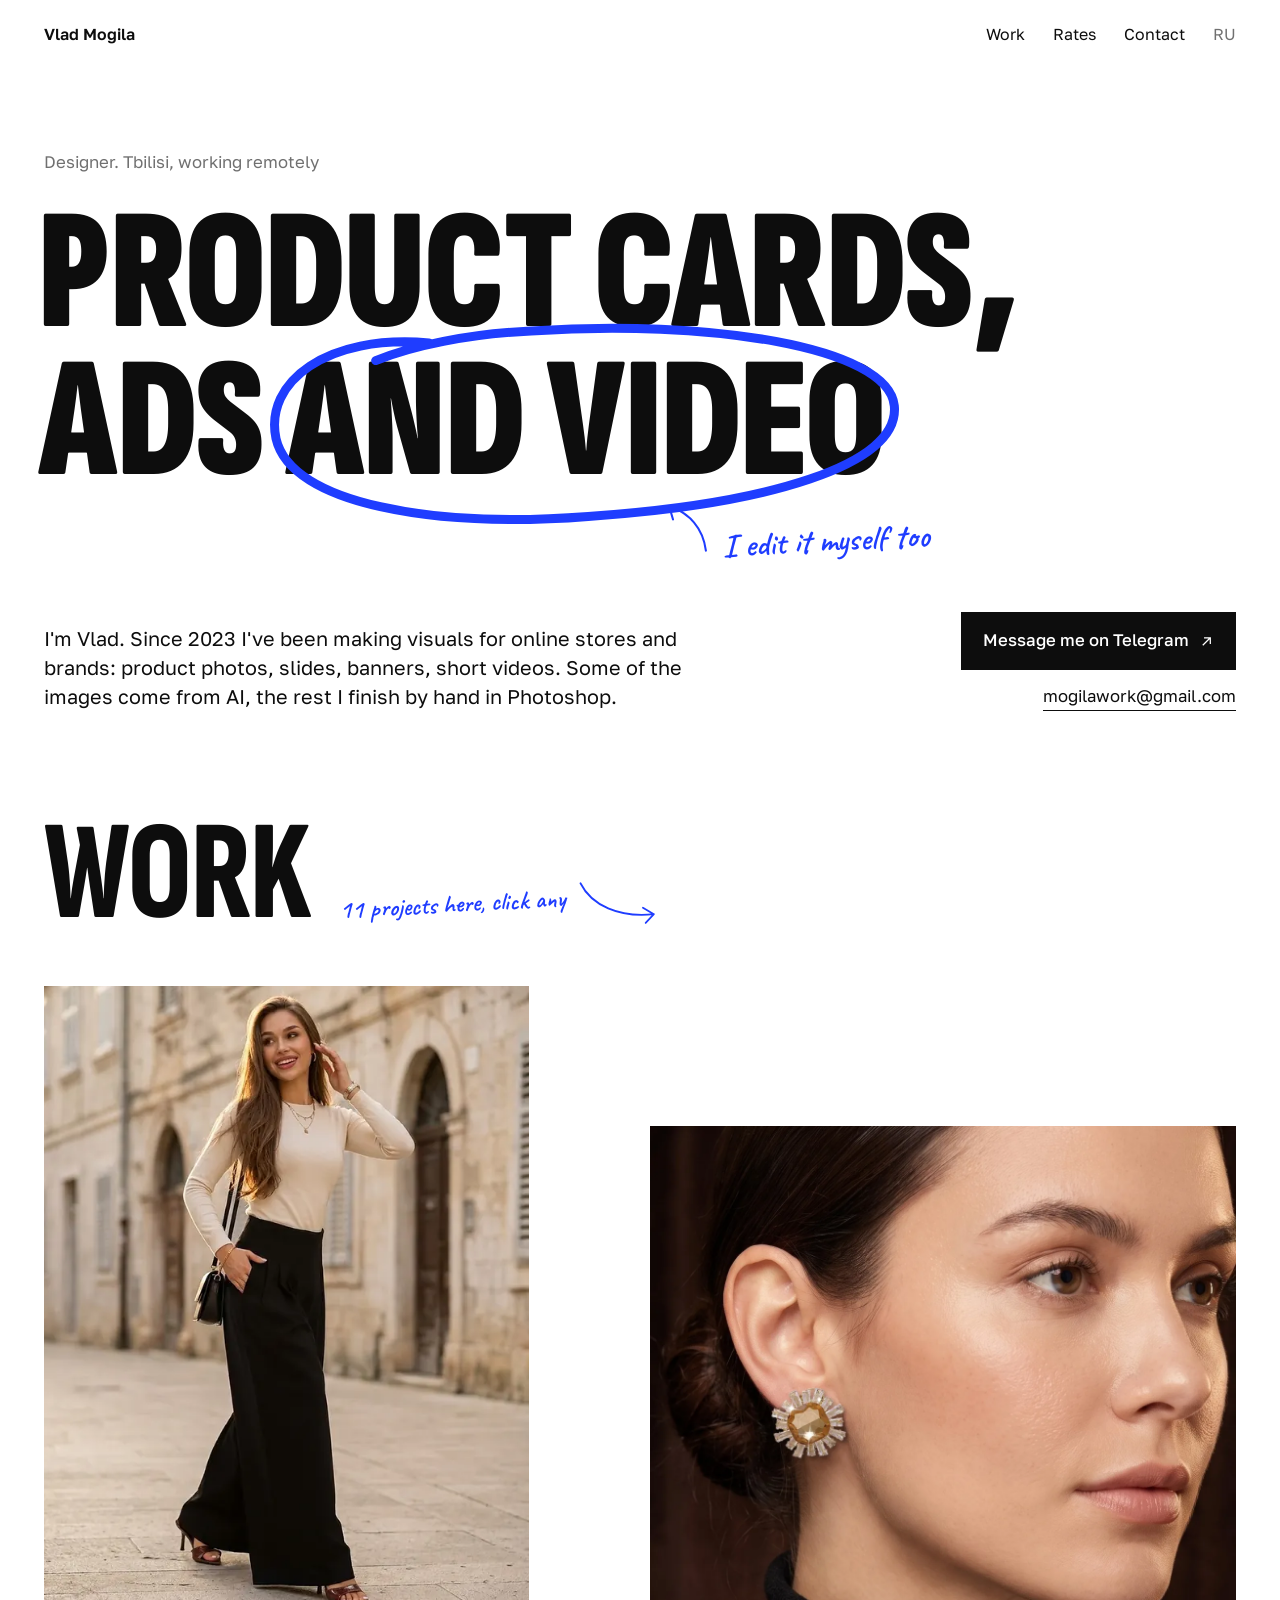
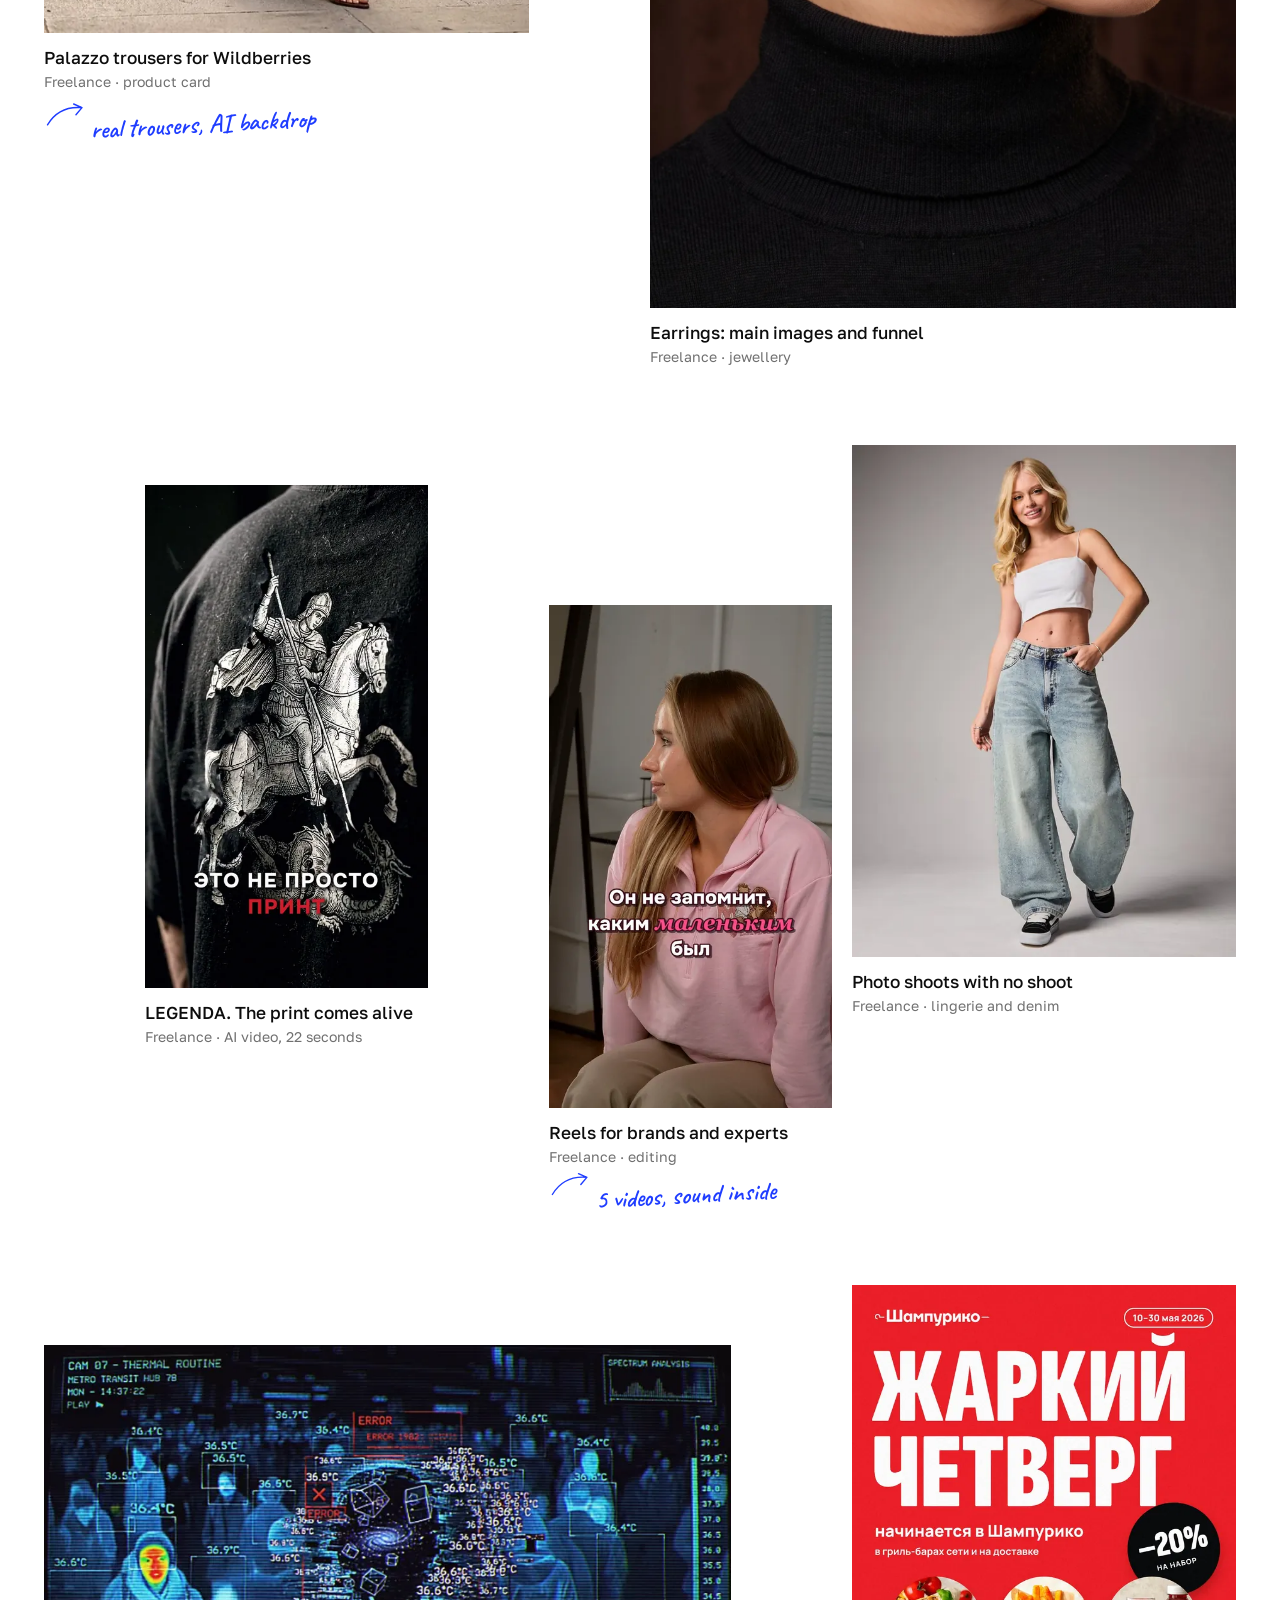
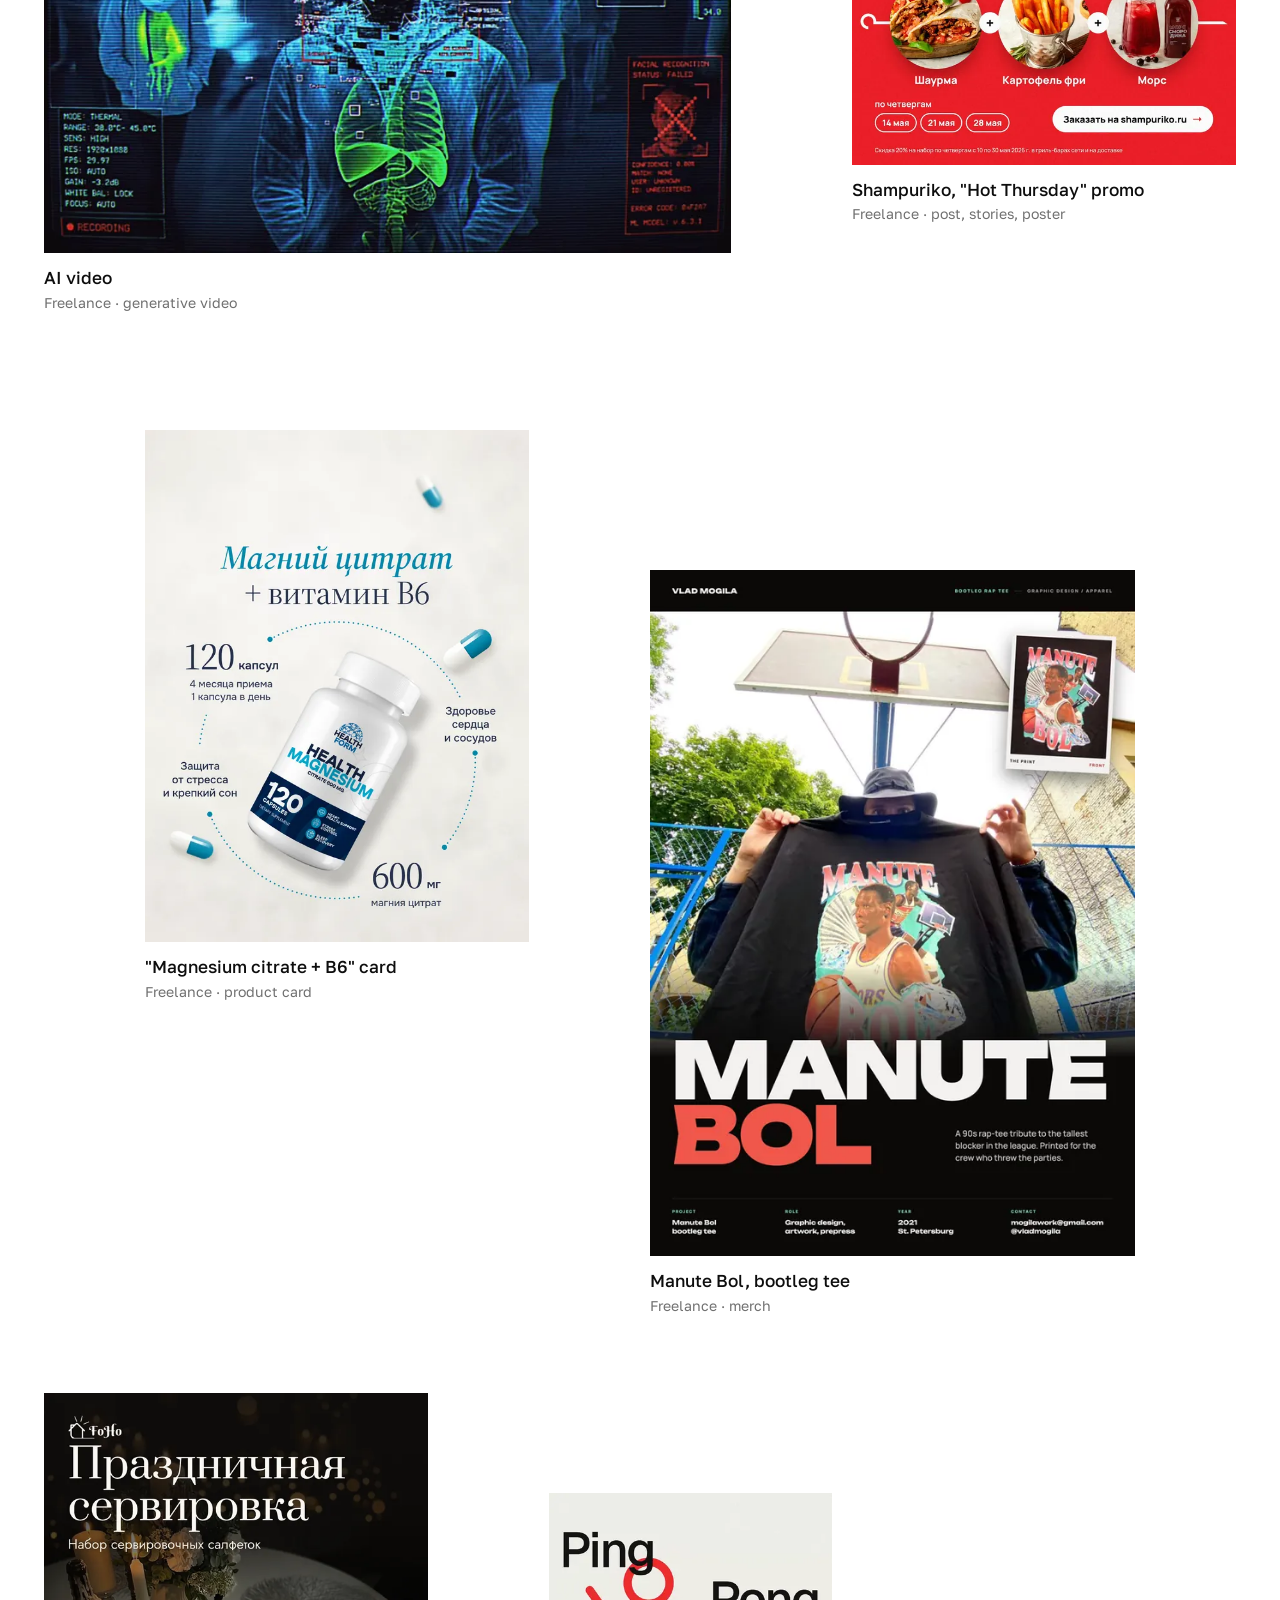
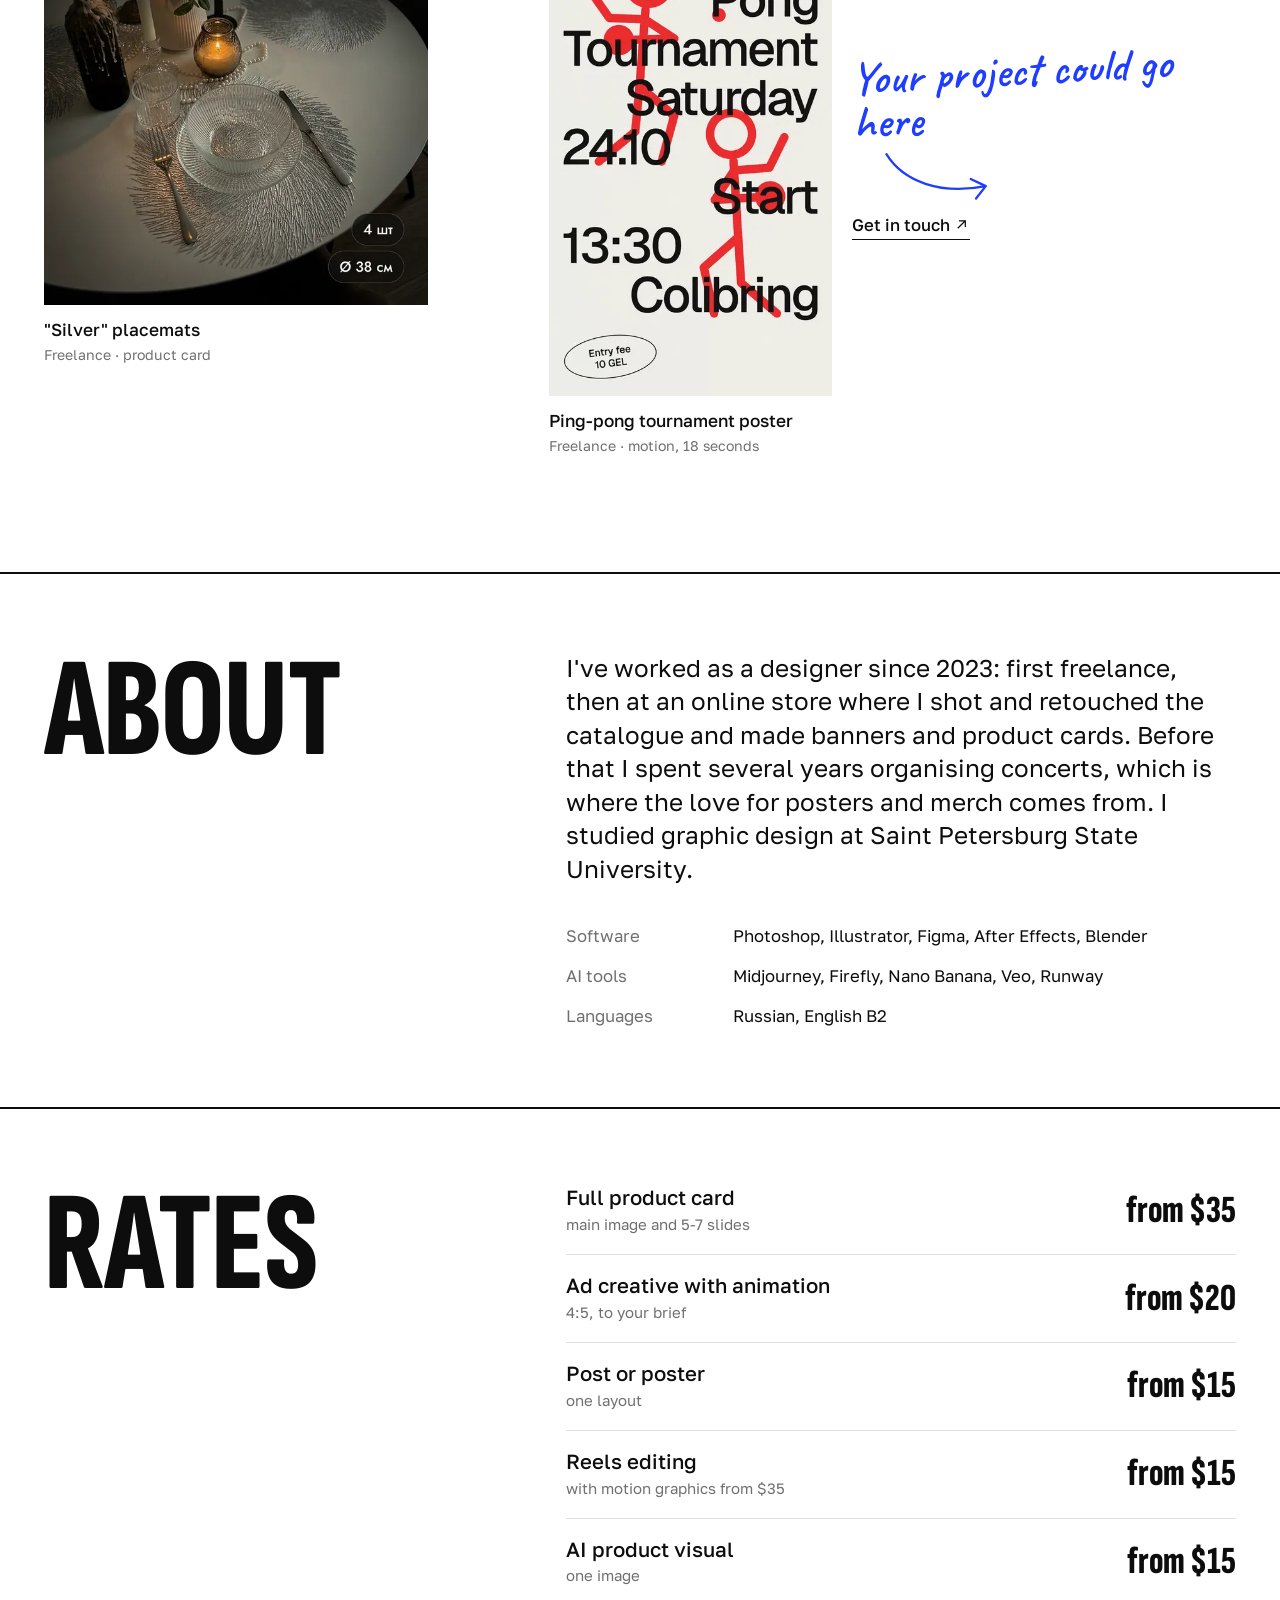
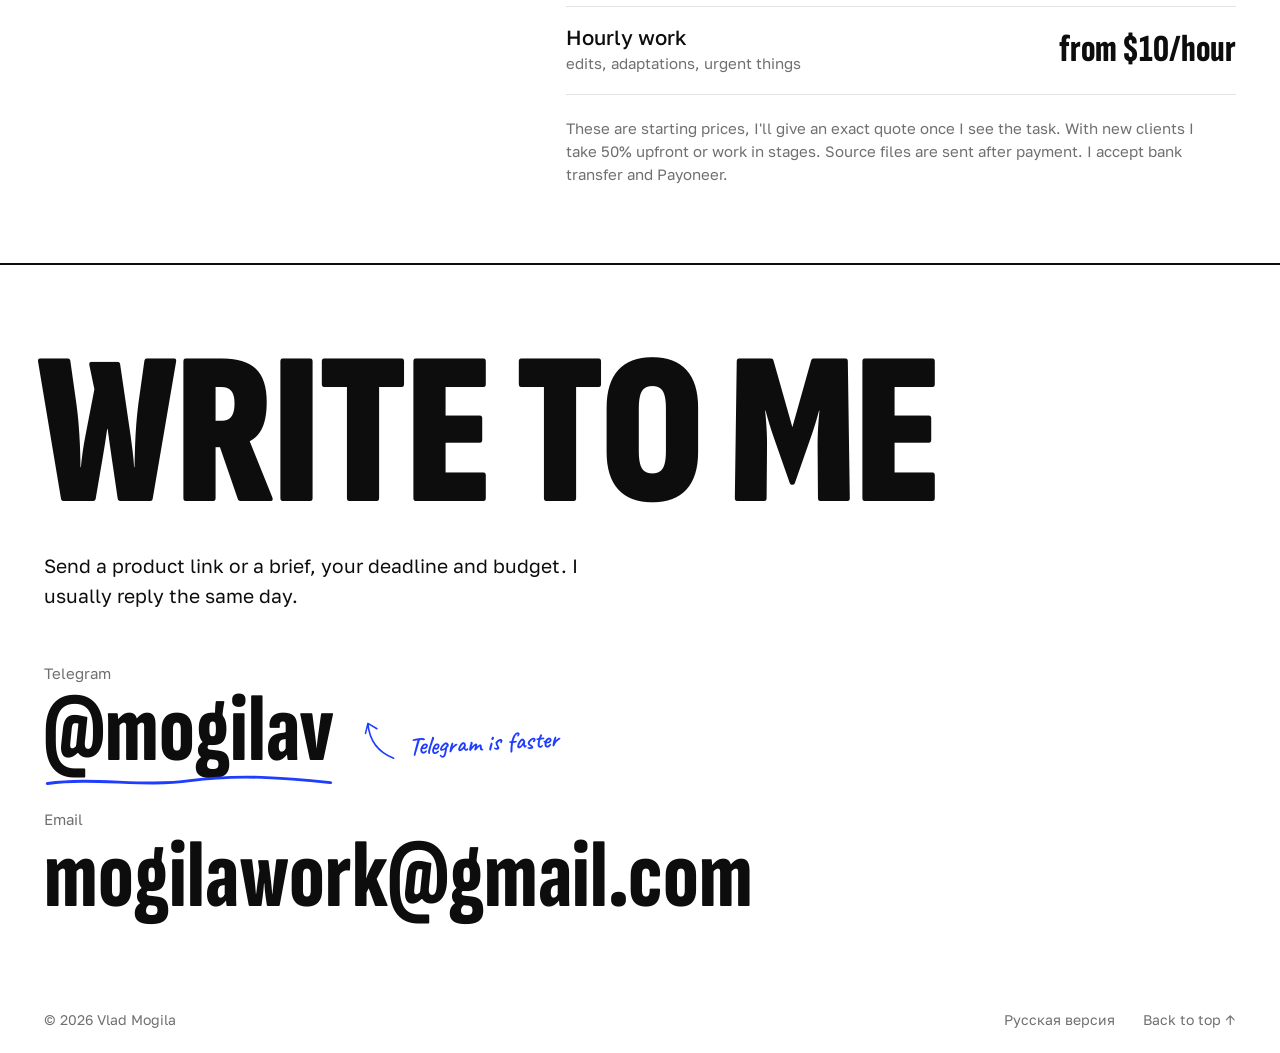
<file: docs/en/index.html>
<!doctype html>
<html lang="en">
<head>
  <meta charset="utf-8">
  <meta name="viewport" content="width=device-width, initial-scale=1, viewport-fit=cover">
  <title>Vlad Mogila - product cards, ads and video</title>
  <meta name="description" content="Designer for marketplaces and brands. Product cards, ad layouts, Reels editing and AI video. Work and rates.">
  <link rel="canonical" href="https://vladmogila.github.io/portfolio/en/">
  <link rel="alternate" hreflang="ru" href="https://vladmogila.github.io/portfolio/">
  <link rel="alternate" hreflang="en" href="https://vladmogila.github.io/portfolio/en/">
  <link rel="alternate" hreflang="x-default" href="https://vladmogila.github.io/portfolio/">
  <meta name="color-scheme" content="light dark">
  <meta name="theme-color" content="#ffffff" media="(prefers-color-scheme: light)">
  <meta name="theme-color" content="#0d0d0d" media="(prefers-color-scheme: dark)">
  <link rel="icon" href="../assets/favicon.svg" type="image/svg+xml">
  <link rel="apple-touch-icon" href="../assets/apple-touch-icon.png">

  <meta property="og:type" content="website">
  <meta property="og:site_name" content="Vlad Mogila">
  <meta property="og:locale" content="en_US">
  <meta property="og:url" content="https://vladmogila.github.io/portfolio/en/">
  <meta property="og:title" content="Vlad Mogila - product cards, ads and video">
  <meta property="og:description" content="Designer for marketplaces and brands. Product cards, ad layouts, Reels editing and AI video. Work and rates.">
  <meta property="og:image" content="https://vladmogila.github.io/portfolio/assets/og-en.jpg">
  <meta property="og:image:width" content="1200">
  <meta property="og:image:height" content="630">
  <meta name="twitter:card" content="summary_large_image">
  <meta name="twitter:title" content="Vlad Mogila - product cards, ads and video">
  <meta name="twitter:description" content="Designer for marketplaces and brands. Product cards, ad layouts, Reels editing and AI video. Work and rates.">
  <meta name="twitter:image" content="https://vladmogila.github.io/portfolio/assets/og-en.jpg">

  <link rel="preload" href="../assets/fonts/sofia-sans-extra-condensed-latin.woff2" as="font" type="font/woff2" crossorigin>
  <link rel="stylesheet" href="../assets/css/style.css">
  <script src="../assets/js/main.js" defer></script>
</head>
<body>
  <a class="skip" href="#main">Skip to content</a>
  <header class="top">
    <a class="brand" href="#top">Vlad Mogila</a>
    <nav aria-label="Menu">
      <a href="#work">Work</a>
      <a href="#prices">Rates</a>
      <a href="#contact">Contact</a>
      <a class="lang" href="../" hreflang="ru" lang="ru" aria-label="Русская версия">RU</a>
    </nav>
  </header>

  <main id="main">
    <section class="hero" id="top">
      <p class="hero__who">Designer. Tbilisi, working remotely</p>
      <h1>Product cards,<br>ads <span class="circled">and video<svg class="ink ink--circle" viewBox="0 0 220 74" preserveAspectRatio="none" aria-hidden="true"><path pathLength="1" d="M58 9C24 6 3 22 7 41c5 22 53 30 104 26 59-4 104-17 102-37C211 10 150 1 92 5 71 6 52 10 40 15"/></svg></span></h1>
      <p class="note hero__note"><svg class="ink ink--up" viewBox="0 0 60 70" aria-hidden="true"><path pathLength="1" d="M52 66C50 38 34 18 9 8M9 8l4 17M9 8l17 1"/></svg>I edit it myself too</p>
      <div class="hero__row">
        <p class="hero__lead">I'm Vlad. Since 2023 I've been making visuals for online stores and brands: product photos, slides, banners, short videos. Some of the images come from AI, the rest I finish by hand in Photoshop.</p>
        <p class="hero__links"><a class="btn" href="https://t.me/mogilav" target="_blank" rel="noopener">Message me on Telegram <svg class="go" viewBox="0 0 24 24" aria-hidden="true"><path d="M6 18 18 6M8 6h10v10"/></svg></a><a class="plain" href="mailto:mogilawork@gmail.com">mogilawork@gmail.com</a></p>
      </div>
    </section>

    <section class="work" id="work" aria-labelledby="work-h">
      <div class="head">
        <h2 id="work-h">Work</h2>
        <p class="note head__note">11 projects here, click any<svg class="ink ink--arrow" viewBox="0 0 124 60" aria-hidden="true"><path pathLength="1" d="M5 7C24 38 66 53 117 43M117 43l-17-8M117 43l-11 14"/></svg></p>
      </div>
      <ul class="board">
        <li class="tile" style="--c:1;--s:5;--mt:0px">
          <a href="#pants-card">
            <div class="tile__media"><img src="../assets/works/pants-card/02-main-city-thumb.webp" srcset="../assets/works/pants-card/02-main-city-thumb.webp 600w, ../assets/works/pants-card/02-main-city.webp 1200w" sizes="(min-width: 900px) 42vw, (min-width: 560px) 46vw, 92vw" width="1200" height="1600" alt="" fetchpriority="high" decoding="async"></div>
            <h3>Palazzo trousers for Wildberries</h3>
            <p>Freelance · product card</p>
          </a><span class="note tile__note"><svg class="ink ink--up" viewBox="0 0 60 70" aria-hidden="true"><path pathLength="1" d="M52 66C50 38 34 18 9 8M9 8l4 17M9 8l17 1"/></svg>real trousers, AI backdrop</span>
        </li>
        <li class="tile" style="--c:7;--s:6;--mt:140px">
          <a href="#earrings-card">
            <div class="tile__media"><img src="../assets/works/earrings-card/03-main-portrait-thumb.webp" srcset="../assets/works/earrings-card/03-main-portrait-thumb.webp 600w, ../assets/works/earrings-card/03-main-portrait.webp 1200w" sizes="(min-width: 900px) 50vw, (min-width: 560px) 46vw, 92vw" width="1200" height="1600" alt="" fetchpriority="high" decoding="async"></div>
            <h3>Earrings: main images and funnel</h3>
            <p>Freelance · jewellery</p>
          </a>
        </li>
        <li class="tile" style="--c:2;--s:3;--mt:40px">
          <a href="#legenda">
            <div class="tile__media"><video src="../assets/works/legenda/print-comes-alive.mp4" poster="../assets/works/legenda/print-comes-alive-poster.webp" width="450" height="800" muted loop playsinline preload="none" aria-label=""></video></div>
            <h3>LEGENDA. The print comes alive</h3>
            <p>Freelance · AI video, 22 seconds</p>
          </a>
        </li>
        <li class="tile" style="--c:6;--s:3;--mt:160px">
          <a href="#reels">
            <div class="tile__media"><video src="../assets/works/reels/bvrly.mp4" poster="../assets/works/reels/bvrly-poster.webp" width="450" height="800" muted loop playsinline preload="none" aria-label=""></video></div>
            <h3>Reels for brands and experts</h3>
            <p>Freelance · editing</p>
          </a><span class="note tile__note"><svg class="ink ink--up" viewBox="0 0 60 70" aria-hidden="true"><path pathLength="1" d="M52 66C50 38 34 18 9 8M9 8l4 17M9 8l17 1"/></svg>5 videos, sound inside</span>
        </li>
        <li class="tile" style="--c:9;--s:4;--mt:0px">
          <a href="#ai-fashion">
            <div class="tile__media"><img src="../assets/works/ai-fashion/jeans-thumb.webp" srcset="../assets/works/ai-fashion/jeans-thumb.webp 600w, ../assets/works/ai-fashion/jeans.webp 1500w" sizes="(min-width: 900px) 33vw, (min-width: 560px) 46vw, 92vw" width="1500" height="2000" alt="" loading="lazy" decoding="async"></div>
            <h3>Photo shoots with no shoot</h3>
            <p>Freelance · lingerie and denim</p>
          </a>
        </li>
        <li class="tile" style="--c:1;--s:7;--mt:60px">
          <a href="#ai-video">
            <div class="tile__media"><video src="../assets/works/ai-video/surreal.mp4" poster="../assets/works/ai-video/surreal-poster.webp" width="800" height="592" muted loop playsinline preload="none" aria-label=""></video></div>
            <h3>AI video</h3>
            <p>Freelance · generative video</p>
          </a>
        </li>
        <li class="tile" style="--c:9;--s:4;--mt:0px">
          <a href="#shampuriko">
            <div class="tile__media"><img src="../assets/works/shampuriko/post-a-thumb.webp" srcset="../assets/works/shampuriko/post-a-thumb.webp 640w, ../assets/works/shampuriko/post-a.webp 1080w" sizes="(min-width: 900px) 33vw, (min-width: 560px) 46vw, 92vw" width="1080" height="1350" alt="" loading="lazy" decoding="async"></div>
            <h3>Shampuriko, "Hot Thursday" promo</h3>
            <p>Freelance · post, stories, poster</p>
          </a>
        </li>
        <li class="tile" style="--c:2;--s:4;--mt:40px">
          <a href="#magnesium-card">
            <div class="tile__media"><img src="../assets/works/magnesium-card/01-cover-thumb.webp" srcset="../assets/works/magnesium-card/01-cover-thumb.webp 600w, ../assets/works/magnesium-card/01-cover.webp 1500w" sizes="(min-width: 900px) 33vw, (min-width: 560px) 46vw, 92vw" width="1500" height="2000" alt="" loading="lazy" decoding="async"></div>
            <h3>"Magnesium citrate + B6" card</h3>
            <p>Freelance · product card</p>
          </a>
        </li>
        <li class="tile" style="--c:7;--s:5;--mt:180px">
          <a href="#manute-bol">
            <div class="tile__media"><img src="../assets/works/manute-bol/presentation-thumb.webp" srcset="../assets/works/manute-bol/presentation-thumb.webp 566w, ../assets/works/manute-bol/presentation.webp 1414w" sizes="(min-width: 900px) 42vw, (min-width: 560px) 46vw, 92vw" width="1414" height="2000" alt="" loading="lazy" decoding="async"></div>
            <h3>Manute Bol, bootleg tee</h3>
            <p>Freelance · merch</p>
          </a>
        </li>
        <li class="tile" style="--c:1;--s:4;--mt:0px">
          <a href="#placemats-card">
            <div class="tile__media"><img src="../assets/works/placemats-card/02-main-b-thumb.webp" srcset="../assets/works/placemats-card/02-main-b-thumb.webp 600w, ../assets/works/placemats-card/02-main-b.webp 1500w" sizes="(min-width: 900px) 33vw, (min-width: 560px) 46vw, 92vw" width="1500" height="2000" alt="" loading="lazy" decoding="async"></div>
            <h3>"Silver" placemats</h3>
            <p>Freelance · product card</p>
          </a>
        </li>
        <li class="tile" style="--c:6;--s:3;--mt:100px">
          <a href="#ping-pong">
            <div class="tile__media"><video src="../assets/works/ping-pong/animation.mp4" poster="../assets/works/ping-pong/animation-poster.webp" width="450" height="800" muted loop playsinline preload="none" aria-label=""></video></div>
            <h3>Ping-pong tournament poster</h3>
            <p>Freelance · motion, 18 seconds</p>
          </a>
        </li>
        <li class="tile tile--ask" style="--c:9;--s:4;--mt:40px">
          <a href="#contact"><span class="note">Your project could go here</span><svg class="ink ink--arrow" viewBox="0 0 124 60" aria-hidden="true"><path pathLength="1" d="M5 7C24 38 66 53 117 43M117 43l-17-8M117 43l-11 14"/></svg><b>Get in touch <svg class="go" viewBox="0 0 24 24" aria-hidden="true"><path d="M6 18 18 6M8 6h10v10"/></svg></b></a>
        </li>
      </ul>
    </section>

    <section class="about" aria-labelledby="about-h">
      <h2 id="about-h">About</h2>
      <div>
        <p class="about__text">I've worked as a designer since 2023: first freelance, then at an online store where I shot and retouched the catalogue and made banners and product cards. Before that I spent several years organising concerts, which is where the love for posters and merch comes from. I studied graphic design at Saint Petersburg State University.</p>
        <dl class="about__facts">
          <div><dt>Software</dt><dd>Photoshop, Illustrator, Figma, After Effects, Blender</dd></div>
          <div><dt>AI tools</dt><dd>Midjourney, Firefly, Nano Banana, Veo, Runway</dd></div>
          <div><dt>Languages</dt><dd>Russian, English B2</dd></div>
        </dl>
      </div>
    </section>

    <section class="prices" id="prices" aria-labelledby="prices-h">
      <h2 id="prices-h">Rates</h2>
      <div>
        <ul class="pricelist">
        <li><h3>Full product card</h3><p>main image and 5-7 slides</p><b>from $35</b></li>
        <li><h3>Ad creative with animation</h3><p>4:5, to your brief</p><b>from $20</b></li>
        <li><h3>Post or poster</h3><p>one layout</p><b>from $15</b></li>
        <li><h3>Reels editing</h3><p>with motion graphics from $35</p><b>from $15</b></li>
        <li><h3>AI product visual</h3><p>one image</p><b>from $15</b></li>
        <li><h3>Hourly work</h3><p>edits, adaptations, urgent things</p><b>from $10/hour</b></li>
        </ul>
        <p class="prices__note">These are starting prices, I'll give an exact quote once I see the task. With new clients I take 50% upfront or work in stages. Source files are sent after payment. I accept bank transfer and Payoneer.</p>
      </div>
    </section>

    <section class="contact" id="contact" aria-labelledby="contact-h">
      <h2 id="contact-h">Write to me</h2>
      <p class="contact__lead">Send a product link or a brief, your deadline and budget. I usually reply the same day.</p>
      <ul class="contact__list">
        <li><a href="https://t.me/mogilav" target="_blank" rel="noopener"><span>Telegram</span><b>@mogilav<svg class="ink ink--line" viewBox="0 0 240 14" preserveAspectRatio="none" aria-hidden="true"><path pathLength="1" d="M3 9C42 2 81 13 121 6s79-3 116 2"/></svg></b></a><span class="note contact__note"><svg class="ink ink--up" viewBox="0 0 60 70" aria-hidden="true"><path pathLength="1" d="M52 66C50 38 34 18 9 8M9 8l4 17M9 8l17 1"/></svg>Telegram is faster</span></li>
        <li><a href="mailto:mogilawork@gmail.com"><span>Email</span><b>mogilawork@gmail.com</b></a></li>
      </ul>
    </section>
  </main>

  <footer class="footer">
    <span>© 2026 Vlad Mogila</span>
    <a href="../" hreflang="ru">Русская версия</a>
    <a href="#top">Back to top ↑</a>
  </footer>

  <dialog class="case" id="pants-card" aria-labelledby="pants-card-title">
    <div class="case__bar">
      <span>1 / 11</span>
      <a class="case__close" href="#work" data-close>Close <span aria-hidden="true">✕</span></a>
    </div>
    <div class="case__body">
      <div class="case__info">
        <h2 id="pants-card-title">Palazzo trousers for Wildberries</h2>
        <p class="case__meta">Freelance · product card</p>
        <dl class="case__story"><div><dt>Brief</dt><dd>The brand Bless You Today needed two main images without infographics, plus shots for the photo funnel. The condition: fabric, colour and hardware stay exactly as in the source photos. A separate task was a trench coat: recolour it to a swatch and remove an extra seam.</dd></div><div><dt>What I did</dt><dd>I looked at competitors first. Almost everyone shoots palazzo trousers on grey with a big caption, so the feed turns into one grey blur. I made both main images full-length and without text: one in a light studio, one on an old-town street. AI generated the scene and the top, and I moved the trousers over from the source photo and matched colour and light by hand. Versions where the AI narrowed the legs went in the bin. The funnel has four shots: volume and fit, details, back and side, three outfits. The coat was recoloured through a mask, so folds and texture stayed where they were.</dd></div><div><dt>Outcome</dt><dd>About seven hours in total. The trousers in every frame are the real ones from the source photos.</dd></div></dl>
        
      </div>
      <div class="case__media">
        <figure class="shot"><img src="../assets/works/pants-card/01-main-studio-thumb.webp" srcset="../assets/works/pants-card/01-main-studio-thumb.webp 600w, ../assets/works/pants-card/01-main-studio.webp 1200w" sizes="(min-width: 900px) 58vw, 100vw" width="1200" height="1600" alt="Main image, light studio" loading="lazy" decoding="async"></figure>
        <figure class="shot"><img src="../assets/works/pants-card/02-main-city-thumb.webp" srcset="../assets/works/pants-card/02-main-city-thumb.webp 600w, ../assets/works/pants-card/02-main-city.webp 1200w" sizes="(min-width: 900px) 58vw, 100vw" width="1200" height="1600" alt="Main image, old-town street" loading="lazy" decoding="async"></figure>
        <figure class="shot"><img src="../assets/works/pants-card/03-volume-thumb.webp" srcset="../assets/works/pants-card/03-volume-thumb.webp 600w, ../assets/works/pants-card/03-volume.webp 1200w" sizes="(min-width: 900px) 58vw, 100vw" width="1200" height="1600" alt="Funnel: volume and fit" loading="lazy" decoding="async"></figure>
        <figure class="shot"><img src="../assets/works/pants-card/04-details-thumb.webp" srcset="../assets/works/pants-card/04-details-thumb.webp 600w, ../assets/works/pants-card/04-details.webp 1200w" sizes="(min-width: 900px) 58vw, 100vw" width="1200" height="1600" alt="Funnel: details" loading="lazy" decoding="async"></figure>
        <figure class="shot"><img src="../assets/works/pants-card/05-back-side-thumb.webp" srcset="../assets/works/pants-card/05-back-side-thumb.webp 600w, ../assets/works/pants-card/05-back-side.webp 1200w" sizes="(min-width: 900px) 58vw, 100vw" width="1200" height="1600" alt="Funnel: back and side" loading="lazy" decoding="async"></figure>
        <figure class="shot"><img src="../assets/works/pants-card/06-looks-thumb.webp" srcset="../assets/works/pants-card/06-looks-thumb.webp 600w, ../assets/works/pants-card/06-looks.webp 1200w" sizes="(min-width: 900px) 58vw, 100vw" width="1200" height="1600" alt="Funnel: three outfits" loading="lazy" decoding="async"></figure>
        <figure class="shot shot--wide"><img src="../assets/works/pants-card/07-before-after-thumb.webp" srcset="../assets/works/pants-card/07-before-after-thumb.webp 800w, ../assets/works/pants-card/07-before-after.webp 2000w" sizes="(min-width: 900px) 58vw, 100vw" width="2000" height="1395" alt="Source photo and main image" loading="lazy" decoding="async"></figure>
        <figure class="shot"><img src="../assets/works/pants-card/08-coat-thumb.webp" srcset="../assets/works/pants-card/08-coat-thumb.webp 600w, ../assets/works/pants-card/08-coat.webp 1500w" sizes="(min-width: 900px) 58vw, 100vw" width="1500" height="2000" alt="Coat in the new colour, seam removed" loading="lazy" decoding="async"></figure>
        <figure class="shot shot--wide"><img src="../assets/works/pants-card/09-coat-before-after-thumb.webp" srcset="../assets/works/pants-card/09-coat-before-after-thumb.webp 800w, ../assets/works/pants-card/09-coat-before-after.webp 2000w" sizes="(min-width: 900px) 58vw, 100vw" width="2000" height="1171" alt="Coat: before, after and the swatch" loading="lazy" decoding="async"></figure>
      </div>
    </div>
    <a class="case__next" href="#earrings-card"><span>Next</span><b>Earrings: main images and funnel</b><svg class="go" viewBox="0 0 24 24" aria-hidden="true"><path d="M6 18 18 6M8 6h10v10"/></svg></a>
  </dialog>
  <dialog class="case" id="earrings-card" aria-labelledby="earrings-card-title">
    <div class="case__bar">
      <span>2 / 11</span>
      <a class="case__close" href="#work" data-close>Close <span aria-hidden="true">✕</span></a>
    </div>
    <div class="case__body">
      <div class="case__info">
        <h2 id="earrings-card-title">Earrings: main images and funnel</h2>
        <p class="case__meta">Freelance · jewellery</p>
        <dl class="case__story"><div><dt>Brief</dt><dd>Costume jewellery, two pieces. The job was main images and a funnel for a marketplace. It had to look like an expensive shoot and still show the earrings honestly.</dd></div><div><dt>What I did</dt><dd>For the first pair I made four main images to choose from: on velvet, on the ear, in a portrait and in the hand. For the second I built a funnel in burgundy: a close-up, a full look and three frames with captions about coating, backs and size. Models and backgrounds are generated. The "before and after" frame shows the source photo I started from.</dd></div><div><dt>Outcome</dt><dd>Ten frames. The main images can go straight into an A/B test.</dd></div></dl>
        
      </div>
      <div class="case__media">
        <figure class="shot"><img src="../assets/works/earrings-card/01-main-velvet-thumb.webp" srcset="../assets/works/earrings-card/01-main-velvet-thumb.webp 600w, ../assets/works/earrings-card/01-main-velvet.webp 1200w" sizes="(min-width: 900px) 58vw, 100vw" width="1200" height="1600" alt="Main image: earrings on velvet" loading="lazy" decoding="async"></figure>
        <figure class="shot"><img src="../assets/works/earrings-card/02-main-ear-thumb.webp" srcset="../assets/works/earrings-card/02-main-ear-thumb.webp 600w, ../assets/works/earrings-card/02-main-ear.webp 1200w" sizes="(min-width: 900px) 58vw, 100vw" width="1200" height="1600" alt="Main image: earring on the ear" loading="lazy" decoding="async"></figure>
        <figure class="shot"><img src="../assets/works/earrings-card/03-main-portrait-thumb.webp" srcset="../assets/works/earrings-card/03-main-portrait-thumb.webp 600w, ../assets/works/earrings-card/03-main-portrait.webp 1200w" sizes="(min-width: 900px) 58vw, 100vw" width="1200" height="1600" alt="Main image: portrait" loading="lazy" decoding="async"></figure>
        <figure class="shot"><img src="../assets/works/earrings-card/04-main-hand-thumb.webp" srcset="../assets/works/earrings-card/04-main-hand-thumb.webp 600w, ../assets/works/earrings-card/04-main-hand.webp 1200w" sizes="(min-width: 900px) 58vw, 100vw" width="1200" height="1600" alt="Main image: earrings in hand" loading="lazy" decoding="async"></figure>
        <figure class="shot shot--wide"><img src="../assets/works/earrings-card/05-before-after-thumb.webp" srcset="../assets/works/earrings-card/05-before-after-thumb.webp 800w, ../assets/works/earrings-card/05-before-after.webp 2000w" sizes="(min-width: 900px) 58vw, 100vw" width="2000" height="1206" alt="Source photo and finished frame" loading="lazy" decoding="async"></figure>
        <figure class="shot"><img src="../assets/works/earrings-card/06-funnel-face-thumb.webp" srcset="../assets/works/earrings-card/06-funnel-face-thumb.webp 600w, ../assets/works/earrings-card/06-funnel-face.webp 1200w" sizes="(min-width: 900px) 58vw, 100vw" width="1200" height="1600" alt="Funnel: portrait" loading="lazy" decoding="async"></figure>
        <figure class="shot"><img src="../assets/works/earrings-card/07-funnel-macro-thumb.webp" srcset="../assets/works/earrings-card/07-funnel-macro-thumb.webp 600w, ../assets/works/earrings-card/07-funnel-macro.webp 1200w" sizes="(min-width: 900px) 58vw, 100vw" width="1200" height="1600" alt="Funnel: close-up" loading="lazy" decoding="async"></figure>
        <figure class="shot"><img src="../assets/works/earrings-card/08-funnel-coating-thumb.webp" srcset="../assets/works/earrings-card/08-funnel-coating-thumb.webp 600w, ../assets/works/earrings-card/08-funnel-coating.webp 1200w" sizes="(min-width: 900px) 58vw, 100vw" width="1200" height="1600" alt="Funnel: coating" loading="lazy" decoding="async"></figure>
        <figure class="shot"><img src="../assets/works/earrings-card/09-funnel-look-thumb.webp" srcset="../assets/works/earrings-card/09-funnel-look-thumb.webp 600w, ../assets/works/earrings-card/09-funnel-look.webp 1200w" sizes="(min-width: 900px) 58vw, 100vw" width="1200" height="1600" alt="Funnel: full look" loading="lazy" decoding="async"></figure>
        <figure class="shot"><img src="../assets/works/earrings-card/10-funnel-backs-thumb.webp" srcset="../assets/works/earrings-card/10-funnel-backs-thumb.webp 600w, ../assets/works/earrings-card/10-funnel-backs.webp 1200w" sizes="(min-width: 900px) 58vw, 100vw" width="1200" height="1600" alt="Funnel: backs" loading="lazy" decoding="async"></figure>
        <figure class="shot"><img src="../assets/works/earrings-card/11-funnel-size-thumb.webp" srcset="../assets/works/earrings-card/11-funnel-size-thumb.webp 600w, ../assets/works/earrings-card/11-funnel-size.webp 1200w" sizes="(min-width: 900px) 58vw, 100vw" width="1200" height="1600" alt="Funnel: size" loading="lazy" decoding="async"></figure>
      </div>
    </div>
    <a class="case__next" href="#legenda"><span>Next</span><b>LEGENDA. The print comes alive</b><svg class="go" viewBox="0 0 24 24" aria-hidden="true"><path d="M6 18 18 6M8 6h10v10"/></svg></a>
  </dialog>
  <dialog class="case" id="legenda" aria-labelledby="legenda-title">
    <div class="case__bar">
      <span>3 / 11</span>
      <a class="case__close" href="#work" data-close>Close <span aria-hidden="true">✕</span></a>
    </div>
    <div class="case__body">
      <div class="case__info">
        <h2 id="legenda-title">LEGENDA. The print comes alive</h2>
        <p class="case__meta">Freelance · AI video, 22 seconds</p>
        <dl class="case__story"><div><dt>Brief</dt><dd>The clothing brand LEGENDA has a tee with Saint George on it. They needed a Reel where the print reads as a story, not as a picture on fabric.</dd></div><div><dt>What I did</dt><dd>The rider steps off the tee and fights the dragon in a storm. Then a fighter in the same tee walks to the ring. It ends with the line "Legends aren't born, they're made" and the logo. The scenes are generated, the edit and titles are mine.</dd></div><div><dt>Outcome</dt><dd>22 seconds, vertical.</dd></div></dl>
        
      </div>
      <div class="case__media">
        <figure class="shot shot--video"><video src="../assets/works/legenda/print-comes-alive.mp4" poster="../assets/works/legenda/print-comes-alive-poster.webp" width="450" height="800" muted loop playsinline controls preload="none" aria-label="LEGENDA video"></video></figure>
      </div>
    </div>
    <a class="case__next" href="#reels"><span>Next</span><b>Reels for brands and experts</b><svg class="go" viewBox="0 0 24 24" aria-hidden="true"><path d="M6 18 18 6M8 6h10v10"/></svg></a>
  </dialog>
  <dialog class="case" id="reels" aria-labelledby="reels-title">
    <div class="case__bar">
      <span>4 / 11</span>
      <a class="case__close" href="#work" data-close>Close <span aria-hidden="true">✕</span></a>
    </div>
    <div class="case__body">
      <div class="case__info">
        <h2 id="reels-title">Reels for brands and experts</h2>
        <p class="case__meta">Freelance · editing</p>
        <dl class="case__story"><div><dt>Brief</dt><dd>Five videos for different clients: an aesthetic medicine clinic, the embroidery brand BVRLY, Makeunion and Glasno merch.</dd></div><div><dt>What I did</dt><dd>For the clinic I rebuilt an existing doctor video: fixed the skin tone, toned down a blown-out window, replaced jumpy titles with my own (Whisper transcript, then proofread by hand) and levelled the sound to -14 LUFS. The second clinic video was made without a camera. The doctor avatar was built in Veo 3.1 and speaks Russian in sync, and the 3D insert about how a face ages is a morph between two images. For the brands it's regular fast editing: titles with highlighted words, captions, cuts that follow the speech.</dd></div><div><dt>Outcome</dt><dd>The re-edit took about fifty minutes. The no-camera video fit into Google Flow's free daily limit.</dd></div></dl>
        
      </div>
      <div class="case__media">
        <figure class="shot shot--video"><video src="../assets/works/reels/clinic-reedit.mp4" poster="../assets/works/reels/clinic-reedit-poster.webp" width="450" height="800" muted loop playsinline controls preload="none" aria-label="Clinic: doctor video re-edit"></video></figure>
        <figure class="shot shot--video"><video src="../assets/works/reels/clinic-no-camera.mp4" poster="../assets/works/reels/clinic-no-camera-poster.webp" width="450" height="800" muted loop playsinline controls preload="none" aria-label="Clinic: video made without a camera"></video></figure>
        <figure class="shot shot--video"><video src="../assets/works/reels/bvrly.mp4" poster="../assets/works/reels/bvrly-poster.webp" width="450" height="800" muted loop playsinline controls preload="none" aria-label="BVRLY: embroidery video"></video></figure>
        <figure class="shot shot--video"><video src="../assets/works/reels/makeunion.mp4" poster="../assets/works/reels/makeunion-poster.webp" width="450" height="800" muted loop playsinline controls preload="none" aria-label="Makeunion: talking head"></video></figure>
        <figure class="shot shot--video"><video src="../assets/works/reels/glasno.mp4" poster="../assets/works/reels/glasno-poster.webp" width="450" height="800" muted loop playsinline controls preload="none" aria-label="Glasno: merch video"></video></figure>
      </div>
    </div>
    <a class="case__next" href="#ai-fashion"><span>Next</span><b>Photo shoots with no shoot</b><svg class="go" viewBox="0 0 24 24" aria-hidden="true"><path d="M6 18 18 6M8 6h10v10"/></svg></a>
  </dialog>
  <dialog class="case" id="ai-fashion" aria-labelledby="ai-fashion-title">
    <div class="case__bar">
      <span>5 / 11</span>
      <a class="case__close" href="#work" data-close>Close <span aria-hidden="true">✕</span></a>
    </div>
    <div class="case__body">
      <div class="case__info">
        <h2 id="ai-fashion-title">Photo shoots with no shoot</h2>
        <p class="case__meta">Freelance · lingerie and denim</p>
        <dl class="case__story"><div><dt>Brief</dt><dd>The lingerie brand La Dea needed images for two sets, and a denim brand needed jeans on a model. Nobody was planning a shoot.</dd></div><div><dt>What I did</dt><dd>For La Dea I came up with two different places to match the sets: BLUSH in a light bedroom in the morning, OPERA in a theatre box. I wrote the listing copy for both. The jeans went onto a model from a product photo, cut and colour unchanged. Made in Nano Banana.</dd></div><div><dt>Outcome</dt><dd>Three images for the website and social media.</dd></div></dl>
        
      </div>
      <div class="case__media">
        <figure class="shot"><img src="../assets/works/ai-fashion/jeans-thumb.webp" srcset="../assets/works/ai-fashion/jeans-thumb.webp 600w, ../assets/works/ai-fashion/jeans.webp 1500w" sizes="(min-width: 900px) 58vw, 100vw" width="1500" height="2000" alt="Jeans on a model from a product photo" loading="lazy" decoding="async"></figure>
        <figure class="shot"><img src="../assets/works/ai-fashion/ladea-opera-thumb.webp" srcset="../assets/works/ai-fashion/ladea-opera-thumb.webp 534w, ../assets/works/ai-fashion/ladea-opera.webp 843w" sizes="(min-width: 900px) 58vw, 100vw" width="843" height="1264" alt="La Dea OPERA, theatre box" loading="lazy" decoding="async"></figure>
        <figure class="shot"><img src="../assets/works/ai-fashion/ladea-blush-thumb.webp" srcset="../assets/works/ai-fashion/ladea-blush-thumb.webp 604w, ../assets/works/ai-fashion/ladea-blush.webp 896w" sizes="(min-width: 900px) 58vw, 100vw" width="896" height="1186" alt="La Dea BLUSH, morning bedroom" loading="lazy" decoding="async"></figure>
      </div>
    </div>
    <a class="case__next" href="#ai-video"><span>Next</span><b>AI video</b><svg class="go" viewBox="0 0 24 24" aria-hidden="true"><path d="M6 18 18 6M8 6h10v10"/></svg></a>
  </dialog>
  <dialog class="case" id="ai-video" aria-labelledby="ai-video-title">
    <div class="case__bar">
      <span>6 / 11</span>
      <a class="case__close" href="#work" data-close>Close <span aria-hidden="true">✕</span></a>
    </div>
    <div class="case__body">
      <div class="case__info">
        <h2 id="ai-video-title">AI video</h2>
        <p class="case__meta">Freelance · generative video</p>
        <dl class="case__story"><div><dt>Brief</dt><dd>Short videos for social media. Some are strange, some are funny.</dd></div><div><dt>What I did</dt><dd>In one, interfaces show through people and cities. In the other, a kitten in a papakha and knight's armour guards a khinkali the size of a house. The footage is generated, the edit and pacing are mine.</dd></div><div><dt>Outcome</dt><dd>I post the rest on my Telegram channel, ENTER_Lab.</dd></div></dl>
        <a class="case__link" href="https://t.me/ENTER_Lab" target="_blank" rel="noopener">ENTER_Lab channel <svg class="go" viewBox="0 0 24 24" aria-hidden="true"><path d="M6 18 18 6M8 6h10v10"/></svg></a>
      </div>
      <div class="case__media">
        <figure class="shot shot--wide shot--video"><video src="../assets/works/ai-video/surreal.mp4" poster="../assets/works/ai-video/surreal-poster.webp" width="800" height="592" muted loop playsinline controls preload="none" aria-label="AI video: interfaces on people and cities"></video></figure>
        <figure class="shot shot--wide shot--video"><video src="../assets/works/ai-video/khinkali.mp4" poster="../assets/works/ai-video/khinkali-poster.webp" width="800" height="450" muted loop playsinline controls preload="none" aria-label="AI video: kitten knight and a khinkali"></video></figure>
      </div>
    </div>
    <a class="case__next" href="#shampuriko"><span>Next</span><b>Shampuriko, "Hot Thursday" promo</b><svg class="go" viewBox="0 0 24 24" aria-hidden="true"><path d="M6 18 18 6M8 6h10v10"/></svg></a>
  </dialog>
  <dialog class="case" id="shampuriko" aria-labelledby="shampuriko-title">
    <div class="case__bar">
      <span>7 / 11</span>
      <a class="case__close" href="#work" data-close>Close <span aria-hidden="true">✕</span></a>
    </div>
    <div class="case__body">
      <div class="case__info">
        <h2 id="shampuriko-title">Shampuriko, "Hot Thursday" promo</h2>
        <p class="case__meta">Freelance · post, stories, poster</p>
        <dl class="case__story"><div><dt>Brief</dt><dd>A grill-bar chain was launching 20% off a combo every Thursday, from 10 to 30 May. They needed a post, stories and a poster for the venues.</dd></div><div><dt>What I did</dt><dd>I made two options to choose from. The first is red and poster-like, the second is dark and built from cards. Both come in 4:5 and 9:16. The venue poster carries a QR code. I wanted the discount, the dates and what's in the combo to read at once.</dd></div><div><dt>Outcome</dt><dd>Five layouts: two posts, two stories and a poster.</dd></div></dl>
        
      </div>
      <div class="case__media">
        <figure class="shot"><img src="../assets/works/shampuriko/post-a-thumb.webp" srcset="../assets/works/shampuriko/post-a-thumb.webp 640w, ../assets/works/shampuriko/post-a.webp 1080w" sizes="(min-width: 900px) 58vw, 100vw" width="1080" height="1350" alt="Post, option A" loading="lazy" decoding="async"></figure>
        <figure class="shot"><img src="../assets/works/shampuriko/post-b-thumb.webp" srcset="../assets/works/shampuriko/post-b-thumb.webp 640w, ../assets/works/shampuriko/post-b.webp 1080w" sizes="(min-width: 900px) 58vw, 100vw" width="1080" height="1350" alt="Post, option B" loading="lazy" decoding="async"></figure>
        <figure class="shot"><img src="../assets/works/shampuriko/stories-a-thumb.webp" srcset="../assets/works/shampuriko/stories-a-thumb.webp 450w, ../assets/works/shampuriko/stories-a.webp 1080w" sizes="(min-width: 900px) 58vw, 100vw" width="1080" height="1920" alt="Stories, option A" loading="lazy" decoding="async"></figure>
        <figure class="shot"><img src="../assets/works/shampuriko/stories-b-thumb.webp" srcset="../assets/works/shampuriko/stories-b-thumb.webp 450w, ../assets/works/shampuriko/stories-b.webp 1080w" sizes="(min-width: 900px) 58vw, 100vw" width="1080" height="1920" alt="Stories, option B" loading="lazy" decoding="async"></figure>
        <figure class="shot"><img src="../assets/works/shampuriko/poster-thumb.webp" srcset="../assets/works/shampuriko/poster-thumb.webp 566w, ../assets/works/shampuriko/poster.webp 1415w" sizes="(min-width: 900px) 58vw, 100vw" width="1415" height="2000" alt="Poster with a QR code" loading="lazy" decoding="async"></figure>
      </div>
    </div>
    <a class="case__next" href="#magnesium-card"><span>Next</span><b>"Magnesium citrate + B6" card</b><svg class="go" viewBox="0 0 24 24" aria-hidden="true"><path d="M6 18 18 6M8 6h10v10"/></svg></a>
  </dialog>
  <dialog class="case" id="magnesium-card" aria-labelledby="magnesium-card-title">
    <div class="case__bar">
      <span>8 / 11</span>
      <a class="case__close" href="#work" data-close>Close <span aria-hidden="true">✕</span></a>
    </div>
    <div class="case__body">
      <div class="case__info">
        <h2 id="magnesium-card-title">"Magnesium citrate + B6" card</h2>
        <p class="case__meta">Freelance · product card</p>
        <dl class="case__story"><div><dt>Brief</dt><dd>A supplement. Cards like this usually carry too much text. I had to fit dosage, intake schedule and indications without turning the slide into a leaflet.</dd></div><div><dt>What I did</dt><dd>I took a light palette from the bottle and a serif for the headlines. The numbers sit along an arc around the pack, so it reads like a diagram. Three slides: cover, how to take it, which symptoms it's for. The bottle and capsules are generated.</dd></div><div><dt>Outcome</dt><dd>Three slides in one style.</dd></div></dl>
        
      </div>
      <div class="case__media">
        <figure class="shot"><img src="../assets/works/magnesium-card/01-cover-thumb.webp" srcset="../assets/works/magnesium-card/01-cover-thumb.webp 600w, ../assets/works/magnesium-card/01-cover.webp 1500w" sizes="(min-width: 900px) 58vw, 100vw" width="1500" height="2000" alt="Card cover" loading="lazy" decoding="async"></figure>
        <figure class="shot"><img src="../assets/works/magnesium-card/02-usage-thumb.webp" srcset="../assets/works/magnesium-card/02-usage-thumb.webp 600w, ../assets/works/magnesium-card/02-usage.webp 1500w" sizes="(min-width: 900px) 58vw, 100vw" width="1500" height="2000" alt="Slide: how to take it" loading="lazy" decoding="async"></figure>
        <figure class="shot"><img src="../assets/works/magnesium-card/03-symptoms-thumb.webp" srcset="../assets/works/magnesium-card/03-symptoms-thumb.webp 600w, ../assets/works/magnesium-card/03-symptoms.webp 1500w" sizes="(min-width: 900px) 58vw, 100vw" width="1500" height="2000" alt="Slide: symptoms" loading="lazy" decoding="async"></figure>
      </div>
    </div>
    <a class="case__next" href="#manute-bol"><span>Next</span><b>Manute Bol, bootleg tee</b><svg class="go" viewBox="0 0 24 24" aria-hidden="true"><path d="M6 18 18 6M8 6h10v10"/></svg></a>
  </dialog>
  <dialog class="case" id="manute-bol" aria-labelledby="manute-bol-title">
    <div class="case__bar">
      <span>9 / 11</span>
      <a class="case__close" href="#work" data-close>Close <span aria-hidden="true">✕</span></a>
    </div>
    <div class="case__body">
      <div class="case__info">
        <h2 id="manute-bol-title">Manute Bol, bootleg tee</h2>
        <p class="case__meta">Freelance · merch</p>
        <dl class="case__story"><div><dt>Brief</dt><dd>A tee for Manute Bol, the tallest shot-blocker in the league. I made it for the crew I used to throw parties with, in the spirit of 90s rap bootlegs.</dd></div><div><dt>What I did</dt><dd>A collage of archive photos, heavy type, dense colour. I prepared the print for production and put together street and basketball-court shots to present it.</dd></div><div><dt>Outcome</dt><dd>The tees got printed. The full project is on Behance.</dd></div></dl>
        <a class="case__link" href="https://www.behance.net/gallery/255535507/Manute-Bol-Bootleg-Rap-Tee" target="_blank" rel="noopener">Project on Behance <svg class="go" viewBox="0 0 24 24" aria-hidden="true"><path d="M6 18 18 6M8 6h10v10"/></svg></a>
      </div>
      <div class="case__media">
        <figure class="shot"><img src="../assets/works/manute-bol/presentation-thumb.webp" srcset="../assets/works/manute-bol/presentation-thumb.webp 566w, ../assets/works/manute-bol/presentation.webp 1414w" sizes="(min-width: 900px) 58vw, 100vw" width="1414" height="2000" alt="Manute Bol tee" loading="lazy" decoding="async"></figure>
      </div>
    </div>
    <a class="case__next" href="#placemats-card"><span>Next</span><b>"Silver" placemats</b><svg class="go" viewBox="0 0 24 24" aria-hidden="true"><path d="M6 18 18 6M8 6h10v10"/></svg></a>
  </dialog>
  <dialog class="case" id="placemats-card" aria-labelledby="placemats-card-title">
    <div class="case__bar">
      <span>10 / 11</span>
      <a class="case__close" href="#work" data-close>Close <span aria-hidden="true">✕</span></a>
    </div>
    <div class="case__body">
      <div class="case__info">
        <h2 id="placemats-card-title">"Silver" placemats</h2>
        <p class="case__meta">Freelance · product card</p>
        <dl class="case__story"><div><dt>Brief</dt><dd>An inexpensive home item. One photo of a placemat doesn't tell you why you'd want it, so I decided to sell it through mood.</dd></div><div><dt>What I did</dt><dd>Two main images to test: a studio shot on a light background and an evening table with candles. The third slide lists the benefits: size, water-resistant, flexible, takes heat. The scenes and the product itself are generated.</dd></div><div><dt>Outcome</dt><dd>Three slides, two main images to choose from.</dd></div></dl>
        
      </div>
      <div class="case__media">
        <figure class="shot"><img src="../assets/works/placemats-card/02-main-b-thumb.webp" srcset="../assets/works/placemats-card/02-main-b-thumb.webp 600w, ../assets/works/placemats-card/02-main-b.webp 1500w" sizes="(min-width: 900px) 58vw, 100vw" width="1500" height="2000" alt="Main image: evening table" loading="lazy" decoding="async"></figure>
        <figure class="shot"><img src="../assets/works/placemats-card/01-main-a-thumb.webp" srcset="../assets/works/placemats-card/01-main-a-thumb.webp 600w, ../assets/works/placemats-card/01-main-a.webp 1500w" sizes="(min-width: 900px) 58vw, 100vw" width="1500" height="2000" alt="Main image: studio" loading="lazy" decoding="async"></figure>
        <figure class="shot"><img src="../assets/works/placemats-card/03-benefits-thumb.webp" srcset="../assets/works/placemats-card/03-benefits-thumb.webp 600w, ../assets/works/placemats-card/03-benefits.webp 1500w" sizes="(min-width: 900px) 58vw, 100vw" width="1500" height="2000" alt="Benefits slide" loading="lazy" decoding="async"></figure>
      </div>
    </div>
    <a class="case__next" href="#ping-pong"><span>Next</span><b>Ping-pong tournament poster</b><svg class="go" viewBox="0 0 24 24" aria-hidden="true"><path d="M6 18 18 6M8 6h10v10"/></svg></a>
  </dialog>
  <dialog class="case" id="ping-pong" aria-labelledby="ping-pong-title">
    <div class="case__bar">
      <span>11 / 11</span>
      <a class="case__close" href="#work" data-close>Close <span aria-hidden="true">✕</span></a>
    </div>
    <div class="case__body">
      <div class="case__info">
        <h2 id="ping-pong-title">Ping-pong tournament poster</h2>
        <p class="case__meta">Freelance · motion, 18 seconds</p>
        <dl class="case__story"><div><dt>Brief</dt><dd>An amateur tournament on 24 October at Colibring. It needed a stories poster people would watch through to the time and the fee.</dd></div><div><dt>What I did</dt><dd>Big type across the whole frame, with drawn stick figures playing between the lines. Two colours: black and red.</dd></div><div><dt>Outcome</dt><dd>18 seconds, looped.</dd></div></dl>
        
      </div>
      <div class="case__media">
        <figure class="shot shot--video"><video src="../assets/works/ping-pong/animation.mp4" poster="../assets/works/ping-pong/animation-poster.webp" width="450" height="800" muted loop playsinline controls preload="none" aria-label="Animated tournament poster"></video></figure>
      </div>
    </div>
    <a class="case__next" href="#pants-card"><span>Next</span><b>Palazzo trousers for Wildberries</b><svg class="go" viewBox="0 0 24 24" aria-hidden="true"><path d="M6 18 18 6M8 6h10v10"/></svg></a>
  </dialog>
</body>
</html>
</file>
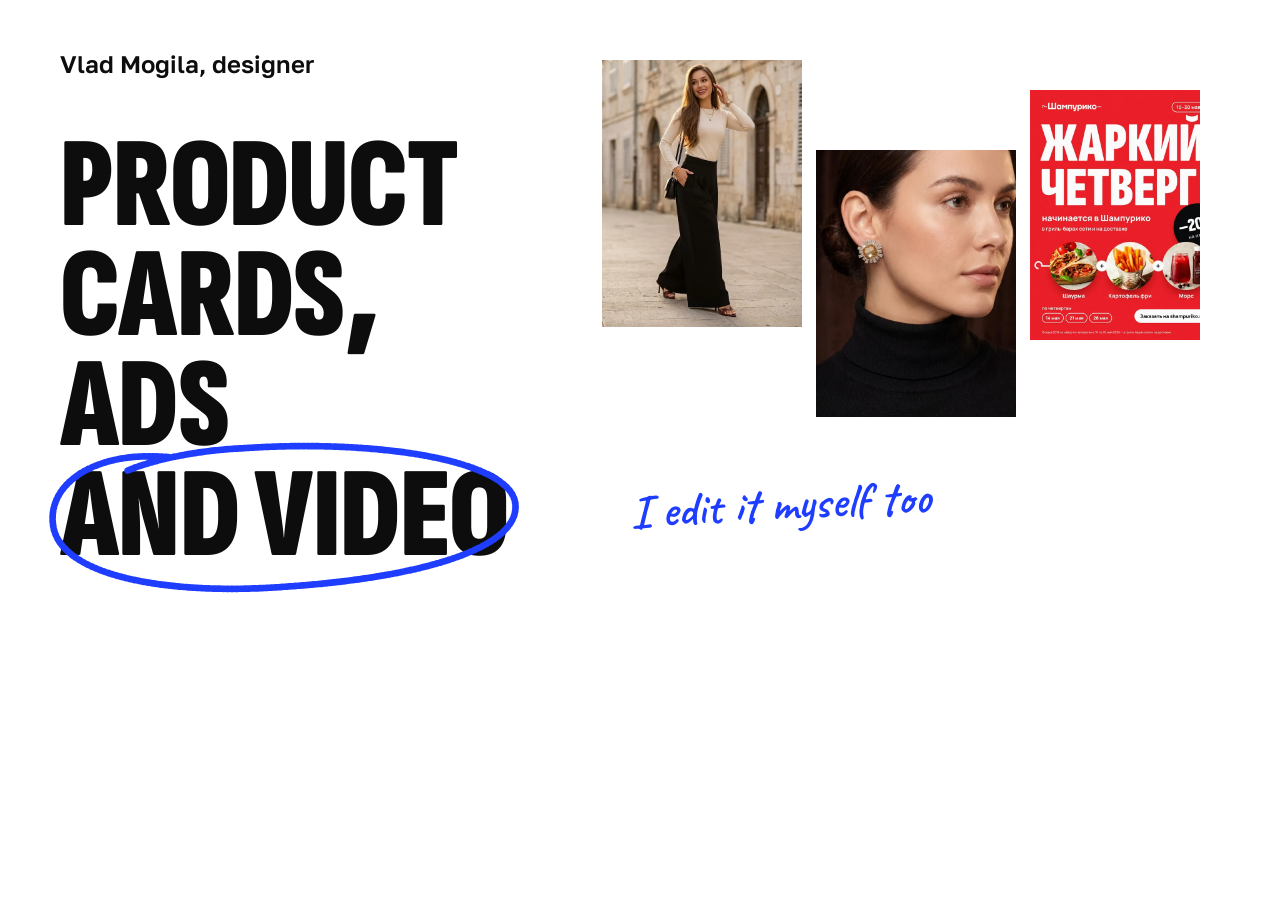
<file: scripts/og/og-en.html>
<!doctype html><html><head><meta charset="utf-8"><link rel="stylesheet" href="../../docs/assets/css/style.css"><style>
html,body{margin:0;width:1200px;height:630px;overflow:hidden;background:#fff;color:#0d0d0d;color-scheme:light;--bg:#fff;--fg:#0d0d0d;--pen:#1f3dff}
.og{position:relative;width:1200px;height:630px;padding:52px 60px;box-sizing:border-box}
.og .w{font:600 24px/1 var(--text)}
.og h1{font-size:128px;font-weight:900;margin-top:56px;width:600px}
.og .note{position:absolute;left:630px;top:480px;font-size:48px}
.og .pics{position:absolute;right:-30px;top:60px;display:flex;gap:14px;align-items:flex-start}
.og .pics img{width:200px}.og .pics img:nth-child(2){margin-top:90px}.og .pics img:nth-child(3){margin-top:30px}
</style></head><body><div class="og"><p class="w">Vlad Mogila, designer</p>
<h1>Product cards,<br>ads <span class="circled">and video<svg class="ink ink--circle" viewBox="0 0 220 74" preserveAspectRatio="none"><path d="M58 9C24 6 3 22 7 41c5 22 53 30 104 26 59-4 104-17 102-37C211 10 150 1 92 5 71 6 52 10 40 15"/></svg></span></h1>
<p class="note">I edit it myself too</p>
<div class="pics"><img src="../../docs/assets/works/pants-card/02-main-city-thumb.webp"><img src="../../docs/assets/works/earrings-card/03-main-portrait-thumb.webp"><img src="../../docs/assets/works/shampuriko/post-a-thumb.webp"></div>
</div></body></html>
</file>
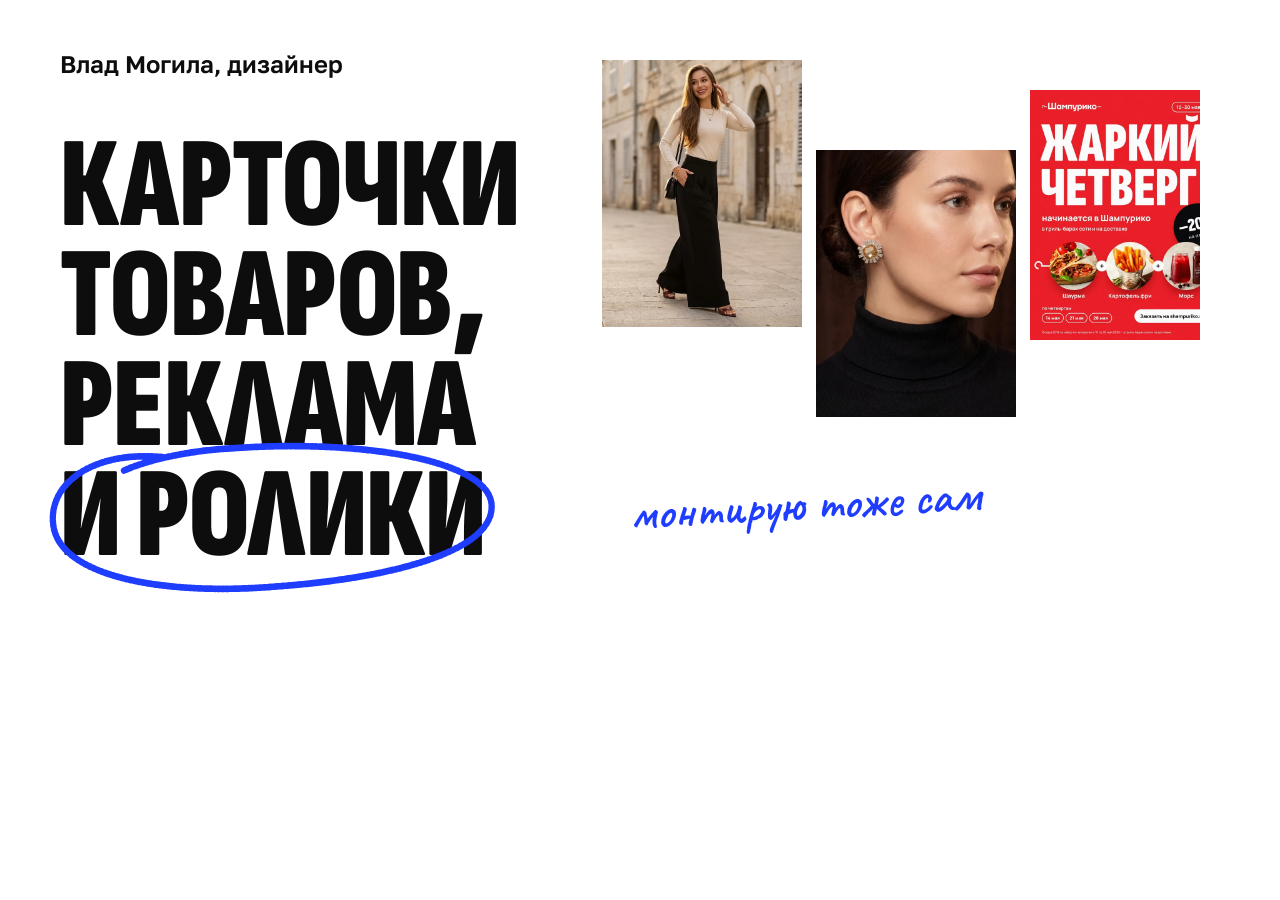
<file: scripts/og/og-ru.html>
<!doctype html><html><head><meta charset="utf-8"><link rel="stylesheet" href="../../docs/assets/css/style.css"><style>
html,body{margin:0;width:1200px;height:630px;overflow:hidden;background:#fff;color:#0d0d0d;color-scheme:light;--bg:#fff;--fg:#0d0d0d;--pen:#1f3dff}
.og{position:relative;width:1200px;height:630px;padding:52px 60px;box-sizing:border-box}
.og .w{font:600 24px/1 var(--text)}
.og h1{font-size:128px;font-weight:900;margin-top:56px;width:600px}
.og .note{position:absolute;left:630px;top:480px;font-size:48px}
.og .pics{position:absolute;right:-30px;top:60px;display:flex;gap:14px;align-items:flex-start}
.og .pics img{width:200px}.og .pics img:nth-child(2){margin-top:90px}.og .pics img:nth-child(3){margin-top:30px}
</style></head><body><div class="og"><p class="w">Влад Могила, дизайнер</p>
<h1>Карточки товаров,<br>реклама <span class="circled">и ролики<svg class="ink ink--circle" viewBox="0 0 220 74" preserveAspectRatio="none"><path d="M58 9C24 6 3 22 7 41c5 22 53 30 104 26 59-4 104-17 102-37C211 10 150 1 92 5 71 6 52 10 40 15"/></svg></span></h1>
<p class="note">монтирую тоже сам</p>
<div class="pics"><img src="../../docs/assets/works/pants-card/02-main-city-thumb.webp"><img src="../../docs/assets/works/earrings-card/03-main-portrait-thumb.webp"><img src="../../docs/assets/works/shampuriko/post-a-thumb.webp"></div>
</div></body></html>
</file>
<file: docs/assets/css/style.css>
/* Шрифты лежат рядом с сайтом (SIL OFL): Sofia Sans Extra Condensed, Golos Text, Caveat */
@font-face { font-family: "Sofia Cond"; src: url("../fonts/sofia-sans-extra-condensed-cyrillic.woff2") format("woff2"); font-weight: 600 900; font-display: swap; unicode-range: U+0301, U+0400-045F, U+0490-0491, U+04B0-04B1, U+2116; }
@font-face { font-family: "Sofia Cond"; src: url("../fonts/sofia-sans-extra-condensed-latin.woff2") format("woff2"); font-weight: 600 900; font-display: swap; unicode-range: U+0000-00FF, U+0131, U+0152-0153, U+02BB-02BC, U+02C6, U+02DA, U+02DC, U+0304, U+0308, U+0329, U+2000-206F, U+20AC, U+2122, U+2191, U+2193, U+2212, U+2215, U+FEFF, U+FFFD; }
@font-face { font-family: "Golos"; src: url("../fonts/golos-text-cyrillic.woff2") format("woff2"); font-weight: 400 700; font-display: swap; unicode-range: U+0301, U+0400-045F, U+0490-0491, U+04B0-04B1, U+2116; }
@font-face { font-family: "Golos"; src: url("../fonts/golos-text-latin.woff2") format("woff2"); font-weight: 400 700; font-display: swap; unicode-range: U+0000-00FF, U+0131, U+0152-0153, U+02BB-02BC, U+02C6, U+02DA, U+02DC, U+0304, U+0308, U+0329, U+2000-206F, U+20AC, U+2122, U+2191, U+2193, U+2212, U+2215, U+FEFF, U+FFFD; }
@font-face { font-family: "Golos"; src: url("../fonts/golos-text-latin-ext.woff2") format("woff2"); font-weight: 400 700; font-display: swap; unicode-range: U+0100-02BA, U+20A0-20AB, U+20AD-20C0, U+2113; }
@font-face { font-family: "Caveat"; src: url("../fonts/caveat-cyrillic.woff2") format("woff2"); font-weight: 500 700; font-display: swap; unicode-range: U+0301, U+0400-045F, U+0490-0491, U+04B0-04B1, U+2116; }
@font-face { font-family: "Caveat"; src: url("../fonts/caveat-latin.woff2") format("woff2"); font-weight: 500 700; font-display: swap; unicode-range: U+0000-00FF, U+0131, U+0152-0153, U+02BB-02BC, U+02C6, U+02DA, U+02DC, U+0304, U+0308, U+0329, U+2000-206F, U+20AC, U+2122, U+2191, U+2193, U+2212, U+2215, U+FEFF, U+FFFD; }

:root {
  --bg: #ffffff;
  --fg: #0d0d0d;
  --muted: #707070;
  --line: #e2e2e2;
  --pen: #1f3dff;            /* синяя ручка: пометки и ссылки */
  --pad: clamp(16px, 3.4vw, 52px);
  --display: "Sofia Cond", "Arial Narrow", Impact, sans-serif;
  --text: "Golos", "Helvetica Neue", Arial, sans-serif;
  --hand: "Caveat", "Segoe Script", cursive;
  color-scheme: light dark;
}
@media (prefers-color-scheme: dark) {
  :root { --bg: #0d0d0d; --fg: #f1f1f1; --muted: #8e8e8e; --line: #2a2a2a; --pen: #8c9eff; }
}

*, *::before, *::after { box-sizing: border-box; }
html { -webkit-text-size-adjust: 100%; scroll-behavior: smooth; }
body { margin: 0; background: var(--bg); color: var(--fg); font: 400 clamp(16px, 0.45vw + 11px, 20px)/1.55 var(--text); -webkit-font-smoothing: antialiased; overflow-x: clip; }
body.is-locked { overflow: hidden; }
img, video { display: block; max-width: 100%; height: auto; }
a { color: inherit; text-decoration: none; }
h1, h2, h3, p, ul, dl, dd, figure { margin: 0; padding: 0; }
ul { list-style: none; }
::selection { background: var(--pen); color: #fff; }
:focus-visible { outline: 2px solid var(--pen); outline-offset: 3px; }
.skip { position: absolute; left: var(--pad); top: -100px; z-index: 100; background: var(--fg); color: var(--bg); padding: 10px 14px; }
.skip:focus { top: 12px; }

h1, h2 { font-family: var(--display); font-weight: 800; text-transform: uppercase; line-height: 0.86; letter-spacing: -0.005em; }
h2 { font-size: clamp(64px, 11vw, 190px); }

/* Пометки ручкой */
.note { font: 600 clamp(22px, 2vw, 30px)/1 var(--hand); color: var(--pen); display: inline-block; transform: rotate(-3deg); }
.ink { fill: none; stroke: var(--pen); stroke-width: 2.6; stroke-linecap: round; stroke-linejoin: round; overflow: visible; }
.ink path { stroke-dasharray: 1; stroke-dashoffset: 0; }
.js .ink path { stroke-dashoffset: 1; transition: stroke-dashoffset 1.1s cubic-bezier(.6, 0, .2, 1) .2s; }
.js .is-drawn .ink path, .js .ink.is-drawn path { stroke-dashoffset: 0; }
.go { width: .9em; height: .9em; flex: none; fill: none; stroke: currentColor; stroke-width: 2; vertical-align: -0.08em; }

/* Шапка */
.top { display: flex; justify-content: space-between; align-items: baseline; gap: 20px; padding: 22px var(--pad); font-size: .95em; }
.brand { font-weight: 600; white-space: nowrap; }
.top nav { display: flex; gap: clamp(14px, 2.2vw, 30px); }
.top nav a:hover, .footer a:hover, .plain:hover { color: var(--pen); }
.lang { color: var(--muted); }

/* Первый экран */
.hero { position: relative; padding: clamp(40px, 9vh, 110px) var(--pad) clamp(56px, 8vw, 110px); }
.hero__who { color: var(--muted); margin-bottom: clamp(14px, 2vw, 26px); }
.hero h1 { font-size: clamp(66px, 13.4vw, 260px); font-weight: 900; margin-left: -0.03em; }
.circled { position: relative; white-space: nowrap; }
.ink--circle { position: absolute; left: -5%; top: -2%; width: 110%; height: 108%; stroke-width: 3; }
.hero__note { margin: 30px 0 0 52%; padding-left: 58px; position: relative; font-size: clamp(26px, 2.6vw, 40px); }
.hero__note .ink--up { position: absolute; left: 0; bottom: 30%; width: 48px; }
.hero__row { display: grid; grid-template-columns: minmax(0, 7fr) minmax(0, 5fr); gap: 28px var(--pad); align-items: end; margin-top: clamp(28px, 4vw, 56px); }
.hero__lead { font-size: clamp(18px, 1.55vw, 23px); line-height: 1.45; max-width: 34em; }
.hero__links { display: flex; flex-wrap: wrap; align-items: center; gap: 14px 26px; justify-content: flex-end; }
.btn { display: inline-flex; align-items: center; gap: 10px; background: var(--fg); color: var(--bg); padding: 16px 22px; font-weight: 500; }
.btn:hover { background: var(--pen); color: #fff; }
.plain { border-bottom: 1px solid currentColor; }

/* Работы */
.work { padding: 0 var(--pad) clamp(70px, 9vw, 150px); }
.head { display: flex; align-items: flex-end; gap: 28px; margin-bottom: clamp(28px, 4vw, 60px); }
.head__note { display: inline-flex; align-items: flex-end; gap: 10px; margin-bottom: clamp(10px, 1.6vw, 28px); }
.head__note .ink--arrow { width: 84px; transform: translateY(14px) rotate(8deg); }

.board { display: grid; grid-template-columns: repeat(12, minmax(0, 1fr)); column-gap: clamp(14px, 1.6vw, 26px); row-gap: clamp(50px, 6vw, 100px); align-items: start; }
.tile { position: relative; grid-column: var(--c) / span var(--s); margin-top: var(--mt); }
.tile a { display: block; }
.tile__media { background: var(--line); overflow: hidden; }
.tile__media img, .tile__media video { width: 100%; transition: transform .7s cubic-bezier(.2, .7, .1, 1); }
.tile a:hover .tile__media img, .tile a:hover .tile__media video { transform: scale(1.025); }
.tile h3 { font: 500 clamp(17px, 1.35vw, 20px)/1.25 var(--text); margin-top: 14px; }
.tile a:hover h3 { color: var(--pen); }
.tile p { color: var(--muted); font-size: .84em; margin-top: 3px; }
.tile__note { position: relative; display: block; margin: 14px 0 0 6px; padding-left: 40px; }
.tile__note .ink--up { position: absolute; left: 0; top: -22px; width: 32px; transform: scaleX(-1) rotate(-30deg); }

.tile--ask { align-self: center; }
.tile--ask a { display: grid; justify-items: start; gap: 6px; }
.tile--ask .note { font-size: clamp(34px, 3.6vw, 56px); line-height: .95; max-width: 7em; }
.tile--ask .ink--arrow { width: 110px; margin: 4px 0 6px 30px; }
.tile--ask b { font-weight: 500; border-bottom: 1px solid currentColor; }
.tile--ask a:hover b { color: var(--pen); }

/* Обо мне и цены: заголовок слева, содержимое справа */
.about, .prices { display: grid; grid-template-columns: minmax(0, 5fr) minmax(0, 7fr); gap: 28px var(--pad); padding: clamp(50px, 6vw, 96px) var(--pad); border-top: 2px solid var(--fg); }
.about__text { font-size: clamp(20px, 1.9vw, 28px); line-height: 1.38; max-width: 30em; }
.about__facts { display: grid; gap: 14px; margin-top: clamp(28px, 3vw, 44px); }
.about__facts div { display: grid; grid-template-columns: 9em 1fr; gap: 16px; }
.about__facts dt, .case__story dt { color: var(--muted); }

.pricelist li { display: grid; grid-template-columns: minmax(0, 1fr) auto; gap: 2px 24px; padding: 18px 0; border-bottom: 1px solid var(--line); }
.pricelist li:first-child { padding-top: 0; }
.pricelist h3 { font: 500 clamp(18px, 1.6vw, 23px)/1.25 var(--text); }
.pricelist p { grid-row: 2; color: var(--muted); font-size: 15px; }
.pricelist b { grid-row: 1 / span 2; align-self: center; font: 800 clamp(30px, 3vw, 46px)/1 var(--display); white-space: nowrap; }
.prices__note { margin-top: 22px; color: var(--muted); font-size: 15px; max-width: 44em; }

/* Контакты */
.contact { padding: clamp(50px, 6vw, 96px) var(--pad) clamp(40px, 5vw, 80px); border-top: 2px solid var(--fg); }
.contact h2 { font-size: clamp(70px, 17vw, 320px); font-weight: 900; margin-left: -0.03em; }
.contact__lead { margin-top: 22px; max-width: 30em; font-size: clamp(18px, 1.5vw, 22px); }
.contact__list { margin-top: clamp(30px, 4vw, 60px); display: grid; gap: clamp(20px, 2.4vw, 34px); }
.contact__list li { display: flex; flex-wrap: wrap; align-items: flex-end; gap: 6px 28px; }
.contact__list a { display: grid; gap: 2px; }
.contact__list a > span { color: var(--muted); font-size: 15px; }
.contact__list b { position: relative; font: 800 clamp(40px, 7.4vw, 124px)/0.95 var(--display); overflow-wrap: anywhere; }
.contact__list a:hover b { color: var(--pen); }
.ink--line { position: absolute; left: 0; bottom: -0.12em; width: 100%; height: 0.14em; stroke-width: 3; }
.contact__note { position: relative; padding-left: 46px; margin-bottom: clamp(8px, 1.6vw, 26px); }
.contact__note .ink--up { position: absolute; left: 0; bottom: 0; width: 36px; transform: scaleX(-1) rotate(70deg); }

.footer { display: flex; flex-wrap: wrap; gap: 10px 28px; padding: 22px var(--pad) calc(22px + env(safe-area-inset-bottom)); color: var(--muted); font-size: 14px; }
.footer span { margin-right: auto; }

/* Кейс: открывается на весь экран */
.case { width: 100%; max-width: none; height: 100dvh; max-height: none; margin: 0; padding: 0; border: 0; background: var(--bg); color: var(--fg); overflow-y: auto; overscroll-behavior: contain; }
.case[open] { animation: sheet .45s cubic-bezier(.2, .7, .1, 1); }
.case::backdrop { background: var(--bg); }
@keyframes sheet { from { transform: translateY(28px); opacity: 0; } }
.case:target:not([open]) { display: block; position: static; height: auto; }
.case__bar { position: sticky; top: 0; z-index: 2; display: flex; align-items: center; justify-content: space-between; padding: 14px var(--pad); background: var(--bg); border-bottom: 1px solid var(--line); color: var(--muted); font-size: 15px; }
.case__close { color: var(--fg); display: inline-flex; gap: 8px; }
.case__close:hover { color: var(--pen); }
.case__body { display: grid; grid-template-columns: minmax(0, 5fr) minmax(0, 7fr); gap: 36px var(--pad); padding: clamp(24px, 3.4vw, 52px) var(--pad); }
.case__info { position: sticky; top: 84px; align-self: start; }
.case__info h2 { font-size: clamp(50px, 6.2vw, 108px); }
.case__meta { margin-top: 14px; color: var(--muted); }
.case__story { display: grid; gap: 20px; margin-top: clamp(24px, 3vw, 40px); }
.case__story dt { font-size: 14px; margin-bottom: 4px; }
.case__story dd { max-width: 36em; }
.case__link { display: inline-flex; align-items: center; gap: 8px; margin-top: 26px; border-bottom: 1px solid currentColor; }
.case__link:hover { color: var(--pen); }
.case__media { display: grid; grid-template-columns: repeat(2, minmax(0, 1fr)); gap: 12px; align-content: start; }
.shot { background: var(--line); }
.shot img, .shot video { width: 100%; }
.shot:only-child, .shot--wide, .shot:first-child:not(.shot--video) { grid-column: 1 / -1; }
.shot--video:only-child video { max-width: 460px; margin: 0 auto; }
.case__next { display: grid; grid-template-columns: 1fr auto; align-items: end; gap: 4px 24px; margin: clamp(20px, 3vw, 44px) var(--pad) 0; padding: clamp(22px, 3vw, 40px) 0 calc(clamp(26px, 4vw, 56px) + env(safe-area-inset-bottom)); border-top: 2px solid var(--fg); }
.case__next span { grid-column: 1 / -1; color: var(--muted); font-size: 15px; }
.case__next b { font: 800 clamp(44px, 7vw, 120px)/0.9 var(--display); text-transform: uppercase; }
.case__next .go { width: clamp(36px, 5vw, 80px); height: clamp(36px, 5vw, 80px); stroke-width: 1.4; }
.case__next:hover { color: var(--pen); }

/* Планшет */
@media (max-width: 900px) {
  .hero__row, .about, .prices, .case__body { grid-template-columns: 1fr; }
  .hero__links { justify-content: flex-start; }
  .hero__note { margin-left: 30%; }
  .case__info { position: static; }
  .board { grid-template-columns: repeat(2, minmax(0, 1fr)); row-gap: 48px; }
  .tile { grid-column: auto; margin-top: 0; }
  .tile:nth-child(even) { margin-top: 56px; }
}

/* Телефон */
@media (max-width: 560px) {
  body { font-size: 16px; }
  .top { padding-top: 16px; padding-bottom: 16px; font-size: 14px; gap: 12px; }
  .top nav { gap: 11px; }
  .contact__note { margin: 18px 0 0 8px; }
  .hero h1 { font-size: clamp(60px, 21.5vw, 120px); }
  .hero__note { margin-left: 18%; }
  .btn { width: 100%; justify-content: center; }
  .head { flex-direction: column; align-items: flex-start; gap: 6px; }
  .head__note { margin: 0 0 0 4px; }
  .board { grid-template-columns: 1fr; row-gap: 44px; }
  .tile:nth-child(even) { margin-top: 0; }
  .tile:nth-child(3n + 2) { width: 80%; margin-left: auto; }
  .tile:nth-child(3n) { width: 72%; }
  .tile--ask { width: 100% !important; margin: 10px 0 0 !important; }
  .about__facts div { grid-template-columns: 1fr; gap: 0; }
  .pricelist b { font-size: 30px; }
  .case__media { grid-template-columns: 1fr; gap: 8px; }
  .footer span { width: 100%; }
}

@media (prefers-reduced-motion: reduce) {
  html { scroll-behavior: auto; }
  *, *::before, *::after { animation: none !important; transition: none !important; }
  .js .ink path { stroke-dashoffset: 0; }
}
</file>
